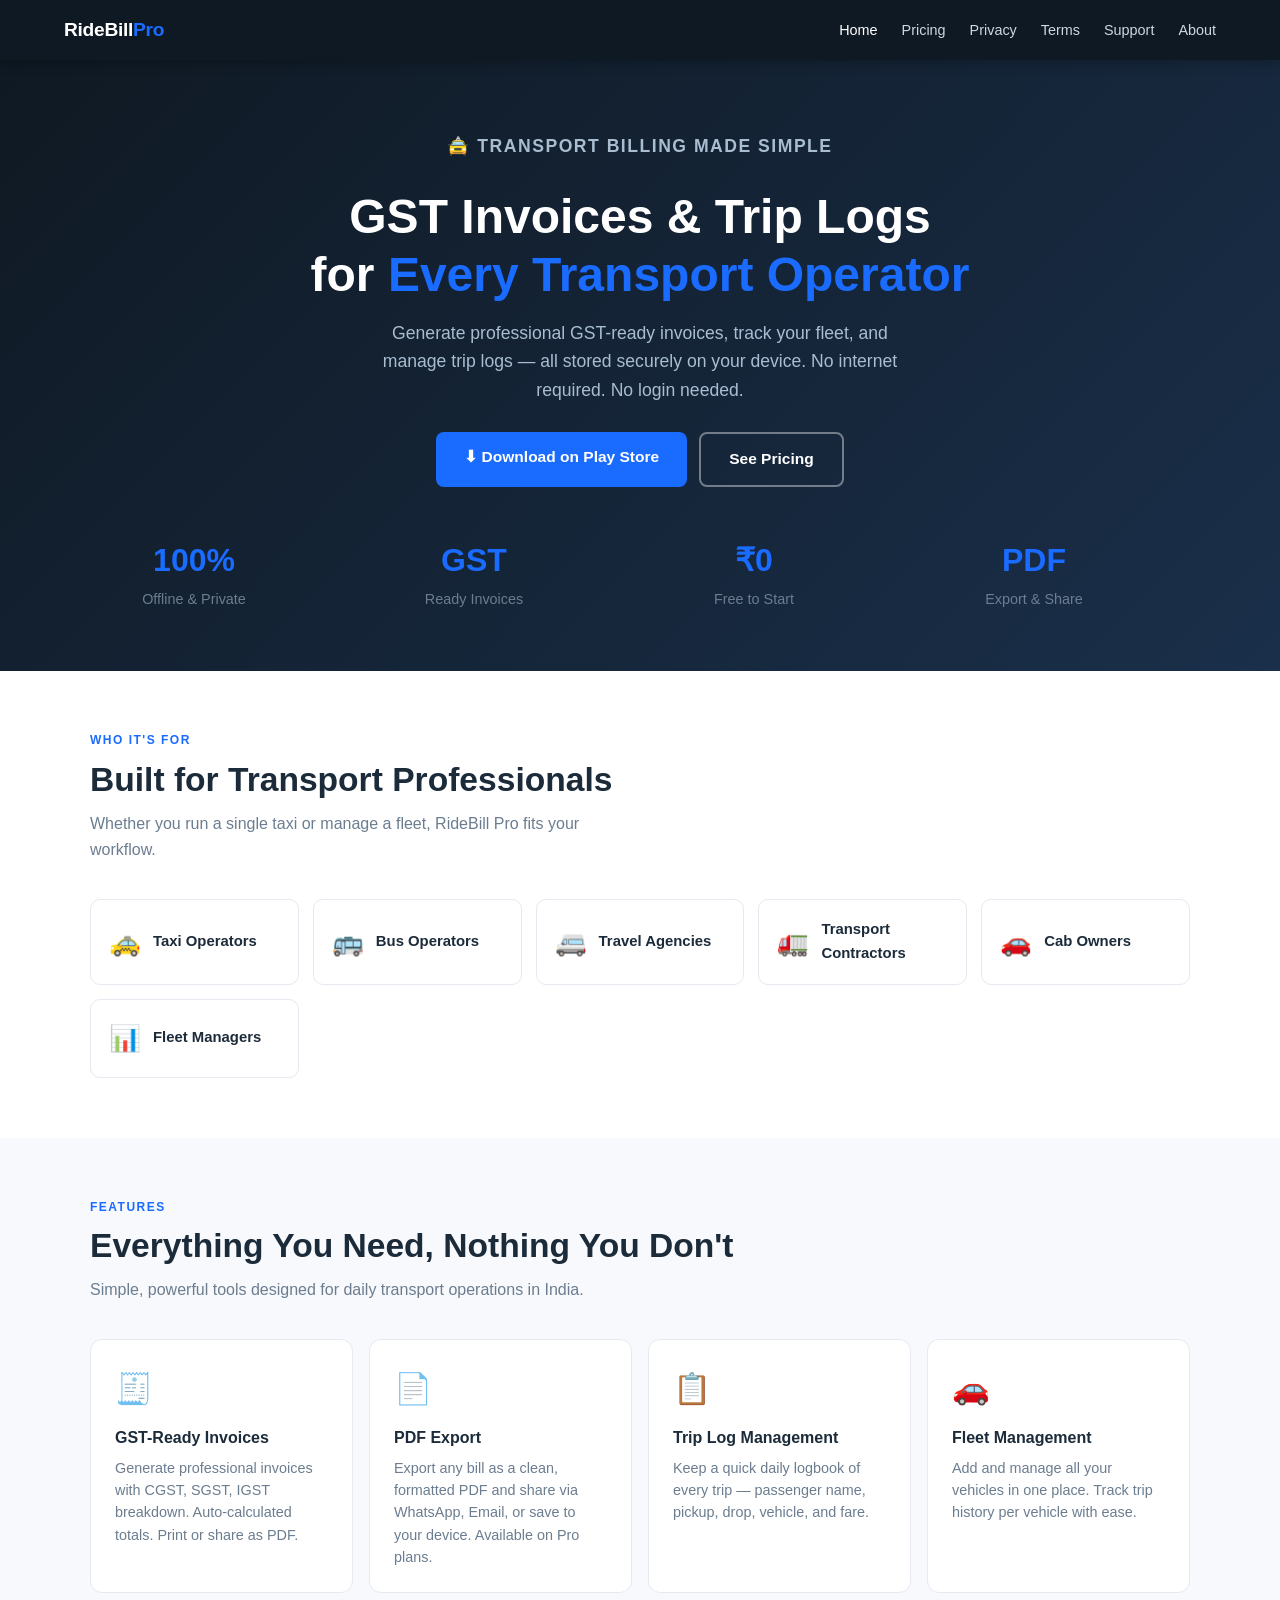
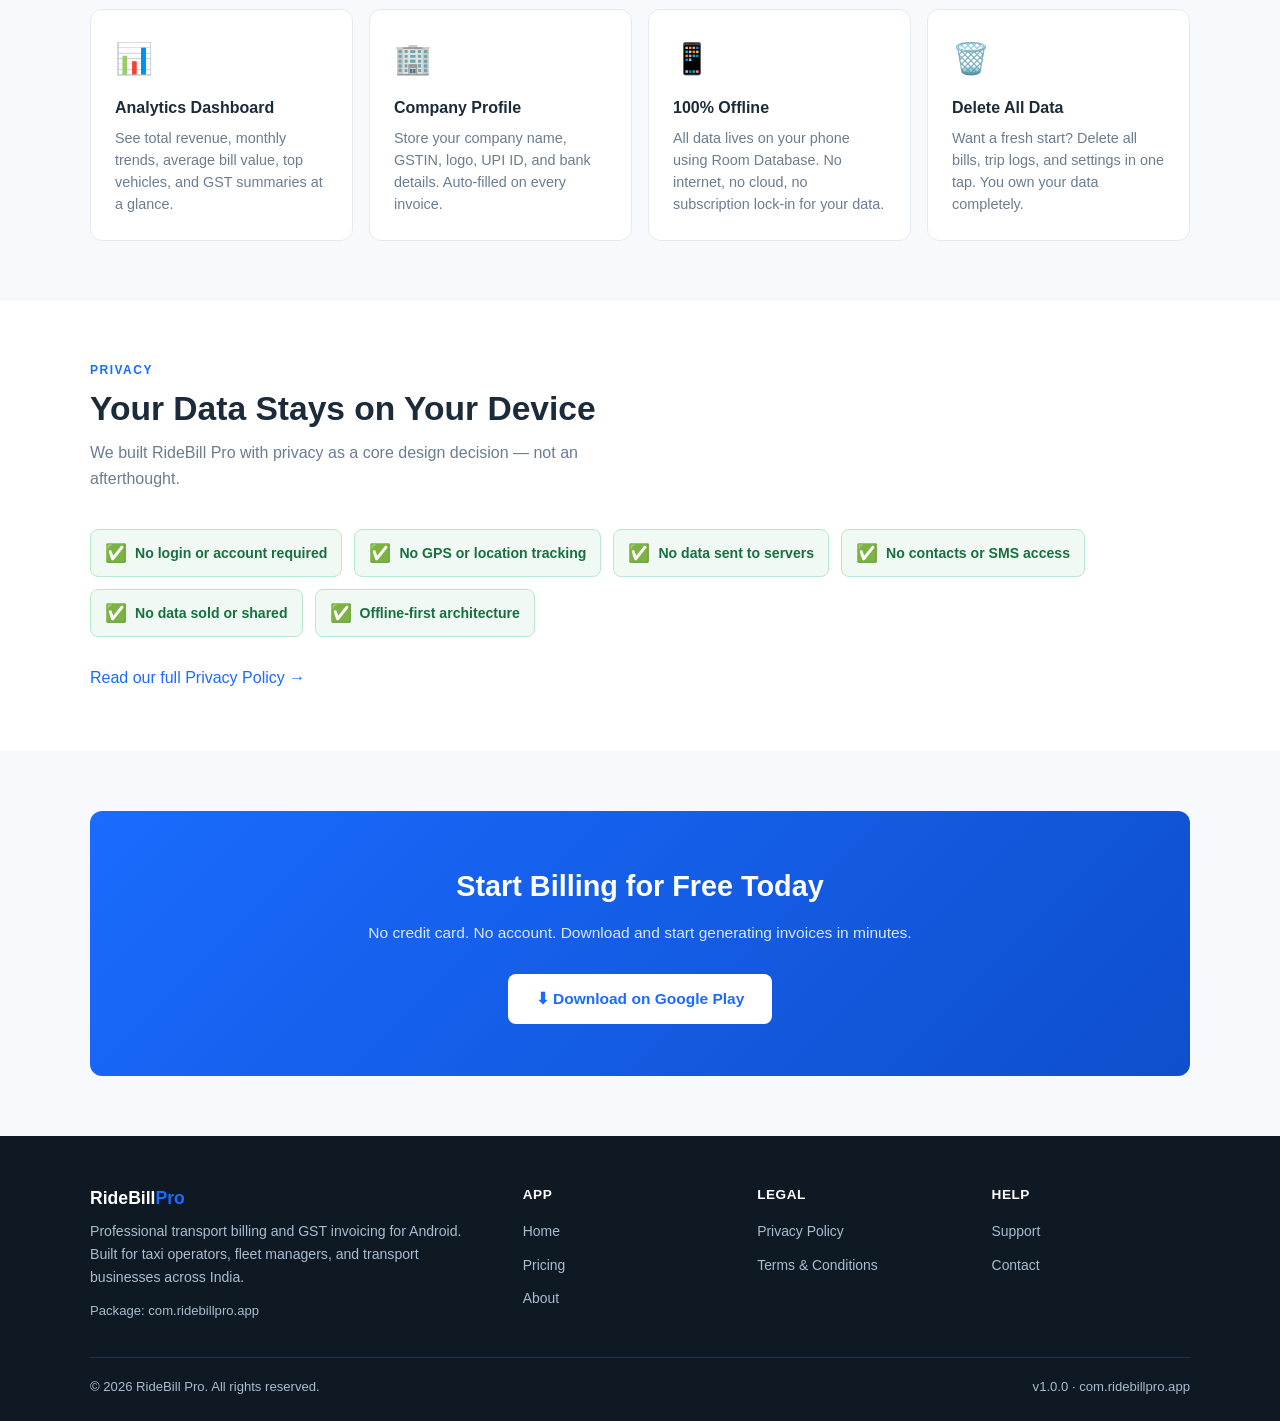
<file: index.html>
<!DOCTYPE html>
<html lang="en">
<head>
  <meta charset="UTF-8" />
  <meta name="theme-color" content="#0f1923" />
  <meta name="viewport" content="width=device-width, initial-scale=1.0" />
  <title>RideBill Pro – Transport Billing & GST Invoice App for Android</title>
  <meta name="description" content="RideBill Pro is an offline Android app for taxi operators, cab owners, bus operators and fleet managers. GST-ready invoices, trip logs, PDF export, multiple vehicle tripbooks — all stored securely on your device." />
  <meta name="keywords" content="transport billing app, GST invoice app, taxi bill app, cab invoice, fleet management android, offline billing app India" />
  <meta name="robots" content="index, follow" />
  <link rel="canonical" href="https://rashmit-cs.github.io/ridebillpro-legal/" />

  <!-- Open Graph -->
  <meta property="og:title" content="RideBill Pro – Transport Billing App" />
  <meta property="og:description" content="GST-ready invoices, trip logs, and fleet management. 100% offline. No login required." />
  <meta property="og:type" content="website" />
  <meta property="og:url" content="https://rashmit-cs.github.io/ridebillpro-legal/" />

  <link rel="stylesheet" href="styles.css" />
  <style>
    .app-badge img { height: 48px; }
    .stats-row { display: grid; grid-template-columns: repeat(auto-fit, minmax(160px, 1fr)); gap: 20px; margin: 48px 0 0; }
    .stat { text-align: center; }
    .stat strong { display: block; font-size: 2rem; font-weight: 800; color: var(--primary); }
    .stat span { font-size: 0.9rem; color: var(--muted); }
    .who-grid { display: grid; grid-template-columns: repeat(auto-fit, minmax(180px, 1fr)); gap: 14px; margin-top: 32px; }
    .who-item { background: var(--card); border-radius: 10px; padding: 18px; border: 1px solid var(--border); display: flex; align-items: center; gap: 12px; font-weight: 600; font-size: 0.93rem; }
    .who-item .icon { font-size: 1.6rem; }
    .cta-section { background: linear-gradient(135deg, var(--primary) 0%, #0e4fcc 100%); color: #fff; border-radius: var(--radius); padding: 52px; text-align: center; }
    .cta-section h2 { font-size: 1.8rem; font-weight: 800; margin-bottom: 12px; }
    .cta-section p { opacity: 0.85; margin-bottom: 28px; }
  </style>

  <script type="application/ld+json">
  {
    "@context": "https://schema.org",
    "@type": "MobileApplication",
    "name": "RideBill Pro",
    "operatingSystem": "ANDROID",
    "applicationCategory": "BusinessApplication",
    "offers": [
      { "@type": "Offer", "price": "0", "priceCurrency": "INR", "name": "Free Plan" },
      { "@type": "Offer", "price": "99", "priceCurrency": "INR", "name": "Pro Plan" }
    ],
    "description": "GST-ready transport billing and invoicing app for Android. 100% offline, no login required.",
    "url": "https://rashmit-cs.github.io/ridebillpro-legal/"
  }
  </script>
</head>
<body>

<nav>
  <a href="index.html" class="nav-logo">RideBill<span>Pro</span></a>
  <button class="hamburger" aria-label="Menu" onclick="document.querySelector('.nav-links').classList.toggle('open')">☰</button>
  <ul class="nav-links">
    <li><a href="index.html" class="active">Home</a></li>
    <li><a href="pricing.html">Pricing</a></li>
    <li><a href="privacy.html">Privacy</a></li>
    <li><a href="terms.html">Terms</a></li>
    <li><a href="support.html">Support</a></li>
    <li><a href="about.html">About</a></li>
  </ul>
</nav>

<div class="hero">
  <p class="section-label">🚖 Transport Billing Made Simple</p>
  <h1>GST Invoices &amp; Trip Logs<br />for <span>Every Transport Operator</span></h1>
  <p>Generate professional GST-ready invoices, track your fleet, and manage trip logs — all stored securely on your device. No internet required. No login needed.</p>
  <div class="hero-btns">
    <a href="#" class="btn btn-primary">⬇ Download on Play Store</a>
    <a href="pricing.html" class="btn btn-outline">See Pricing</a>
  </div>

  <div class="stats-row container" style="padding:0;">
    <div class="stat"><strong>100%</strong><span>Offline & Private</span></div>
    <div class="stat"><strong>GST</strong><span>Ready Invoices</span></div>
    <div class="stat"><strong>₹0</strong><span>Free to Start</span></div>
    <div class="stat"><strong>PDF</strong><span>Export &amp; Share</span></div>
  </div>
</div>

<!-- Who it's for -->
<section style="background:#fff;">
  <div class="container">
    <p class="section-label">Who It's For</p>
    <h2 class="section-title">Built for Transport Professionals</h2>
    <p class="section-sub">Whether you run a single taxi or manage a fleet, RideBill Pro fits your workflow.</p>
    <div class="who-grid">
      <div class="who-item"><span class="icon">🚕</span> Taxi Operators</div>
      <div class="who-item"><span class="icon">🚌</span> Bus Operators</div>
      <div class="who-item"><span class="icon">🚐</span> Travel Agencies</div>
      <div class="who-item"><span class="icon">🚛</span> Transport Contractors</div>
      <div class="who-item"><span class="icon">🚗</span> Cab Owners</div>
      <div class="who-item"><span class="icon">📊</span> Fleet Managers</div>
    </div>
  </div>
</section>

<!-- Features -->
<section>
  <div class="container">
    <p class="section-label">Features</p>
    <h2 class="section-title">Everything You Need, Nothing You Don't</h2>
    <p class="section-sub">Simple, powerful tools designed for daily transport operations in India.</p>
    <div class="features-grid">
      <div class="feature-card">
        <div class="feature-icon">🧾</div>
        <h3>GST-Ready Invoices</h3>
        <p>Generate professional invoices with CGST, SGST, IGST breakdown. Auto-calculated totals. Print or share as PDF.</p>
      </div>
      <div class="feature-card">
        <div class="feature-icon">📄</div>
        <h3>PDF Export</h3>
        <p>Export any bill as a clean, formatted PDF and share via WhatsApp, Email, or save to your device. Available on Pro plans.</p>
      </div>
      <div class="feature-card">
        <div class="feature-icon">📋</div>
        <h3>Trip Log Management</h3>
        <p>Keep a quick daily logbook of every trip — passenger name, pickup, drop, vehicle, and fare.</p>
      </div>
      <div class="feature-card">
        <div class="feature-icon">🚗</div>
        <h3>Fleet Management</h3>
        <p>Add and manage all your vehicles in one place. Track trip history per vehicle with ease.</p>
      </div>
      <div class="feature-card">
        <div class="feature-icon">📊</div>
        <h3>Analytics Dashboard</h3>
        <p>See total revenue, monthly trends, average bill value, top vehicles, and GST summaries at a glance.</p>
      </div>
      <div class="feature-card">
        <div class="feature-icon">🏢</div>
        <h3>Company Profile</h3>
        <p>Store your company name, GSTIN, logo, UPI ID, and bank details. Auto-filled on every invoice.</p>
      </div>
      <div class="feature-card">
        <div class="feature-icon">📱</div>
        <h3>100% Offline</h3>
        <p>All data lives on your phone using Room Database. No internet, no cloud, no subscription lock-in for your data.</p>
      </div>
      <div class="feature-card">
        <div class="feature-icon">🗑️</div>
        <h3>Delete All Data</h3>
        <p>Want a fresh start? Delete all bills, trip logs, and settings in one tap. You own your data completely.</p>
      </div>
    </div>
  </div>
</section>

<!-- Privacy trust section -->
<section style="background:#fff;">
  <div class="container">
    <p class="section-label">Privacy</p>
    <h2 class="section-title">Your Data Stays on Your Device</h2>
    <p class="section-sub">We built RideBill Pro with privacy as a core design decision — not an afterthought.</p>
    <div class="trust-row">
      <div class="trust-badge"><span class="icon">✅</span> No login or account required</div>
      <div class="trust-badge"><span class="icon">✅</span> No GPS or location tracking</div>
      <div class="trust-badge"><span class="icon">✅</span> No data sent to servers</div>
      <div class="trust-badge"><span class="icon">✅</span> No contacts or SMS access</div>
      <div class="trust-badge"><span class="icon">✅</span> No data sold or shared</div>
      <div class="trust-badge"><span class="icon">✅</span> Offline-first architecture</div>
    </div>
    <p style="margin-top:20px;"><a href="privacy.html">Read our full Privacy Policy →</a></p>
  </div>
</section>

<!-- CTA -->
<section>
  <div class="container">
    <div class="cta-section">
      <h2>Start Billing for Free Today</h2>
      <p>No credit card. No account. Download and start generating invoices in minutes.</p>
      <div style="display:flex;justify-content:center;"><a href="#" class="btn" style="background:#fff;color:var(--primary);font-weight:700;min-width:240px;">⬇ Download on Google Play</a></div>
    </div>
  </div>
</section>

<footer>
  <div class="footer-grid">
    <div class="footer-brand">
      <h3>RideBill<span>Pro</span></h3>
      <p>Professional transport billing and GST invoicing for Android. Built for taxi operators, fleet managers, and transport businesses across India.</p>
      <p style="margin-top:12px;font-size:0.82rem;">Package: com.ridebillpro.app</p>
    </div>
    <div class="footer-col">
      <h4>App</h4>
      <ul>
        <li><a href="index.html">Home</a></li>
        <li><a href="pricing.html">Pricing</a></li>
        <li><a href="about.html">About</a></li>
      </ul>
    </div>
    <div class="footer-col">
      <h4>Legal</h4>
      <ul>
        <li><a href="privacy.html">Privacy Policy</a></li>
        <li><a href="terms.html">Terms &amp; Conditions</a></li>
      </ul>
    </div>
    <div class="footer-col">
      <h4>Help</h4>
      <ul>
        <li><a href="support.html">Support</a></li>
        <li><a href="contact.html">Contact</a></li>
      </ul>
    </div>
  </div>
  <div class="footer-bottom">
    <span>© 2026 RideBill Pro. All rights reserved.</span>
    <span>v1.0.0 · com.ridebillpro.app</span>
  </div>
</footer>


<script>
  // Close mobile nav when clicking a link
  document.querySelectorAll('.nav-links a').forEach(function(link) {
    link.addEventListener('click', function() {
      document.querySelector('.nav-links').classList.remove('open');
    });
  });
  // Close nav when clicking outside
  document.addEventListener('click', function(e) {
    var nav = document.querySelector('.nav-links');
    var btn = document.querySelector('.hamburger');
    if (nav && nav.classList.contains('open') && !nav.contains(e.target) && e.target !== btn) {
      nav.classList.remove('open');
    }
  });
</script>

</body>
</html>
</file>
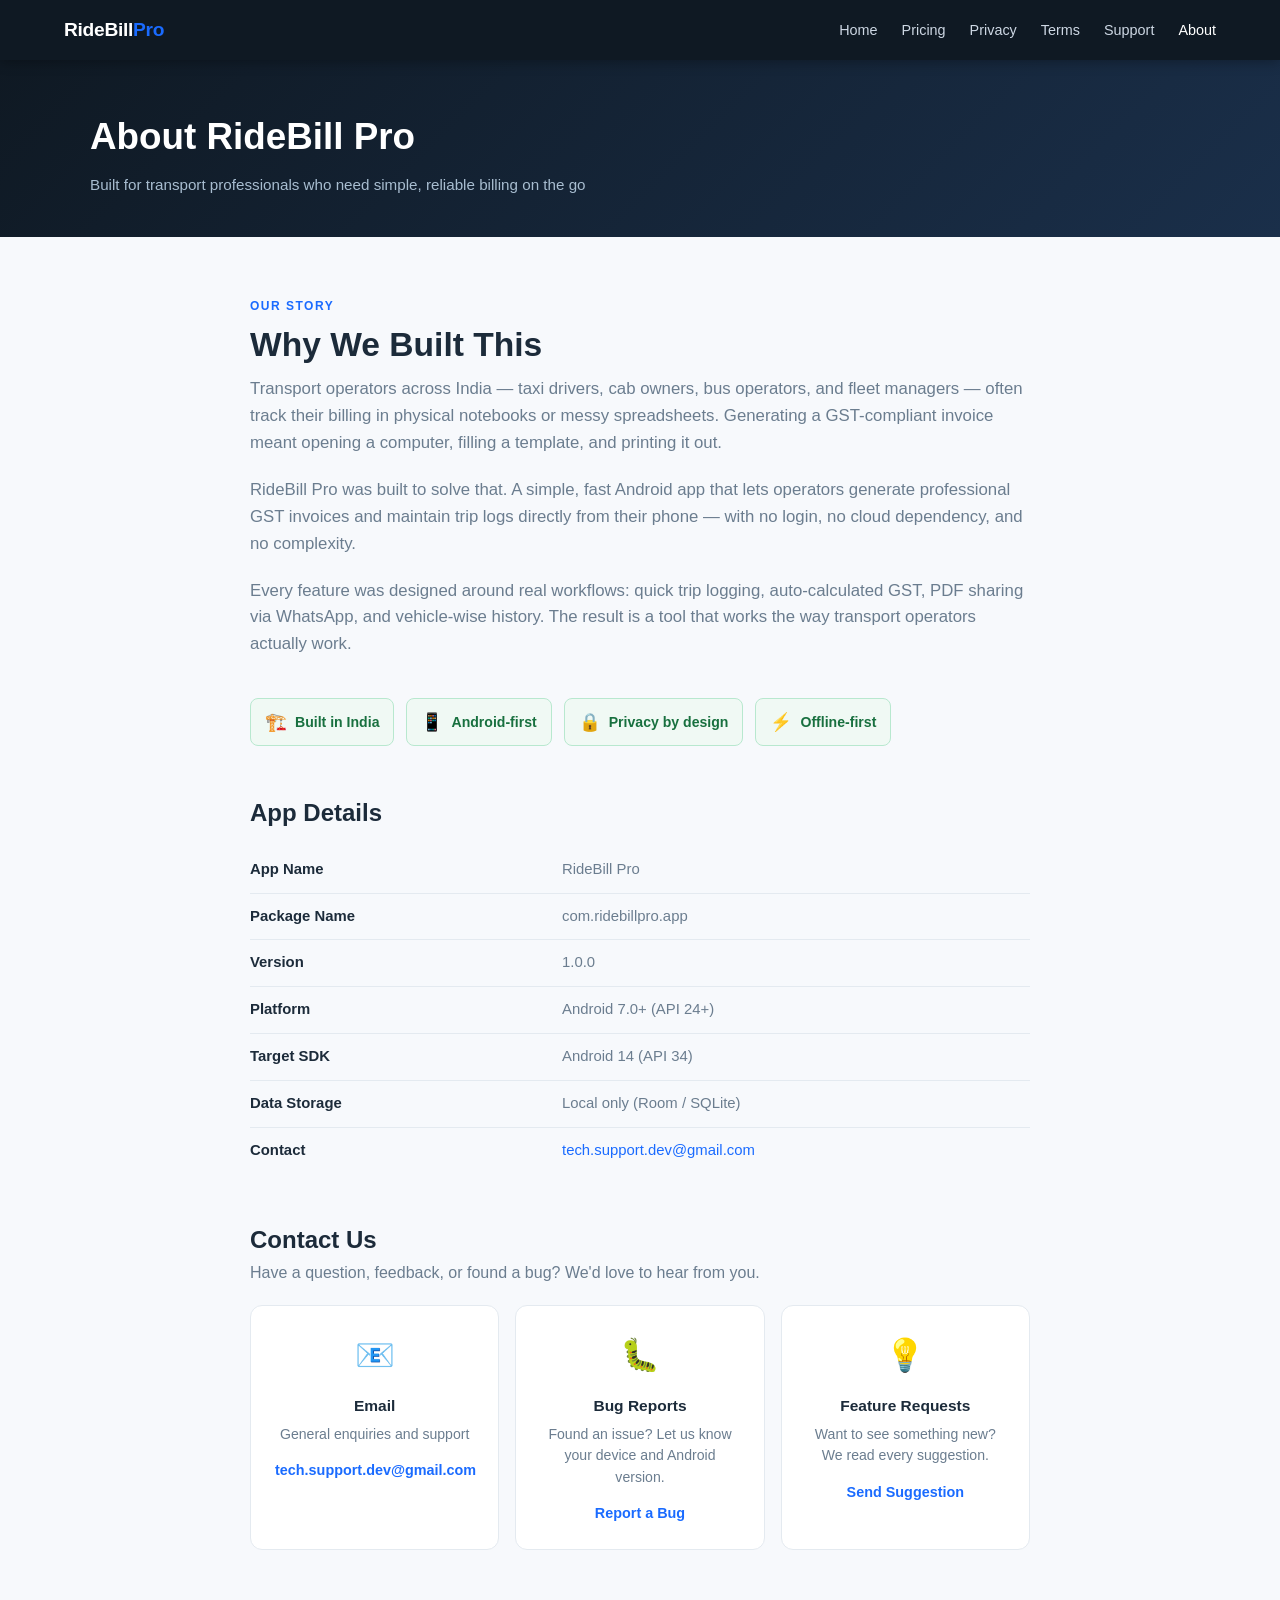
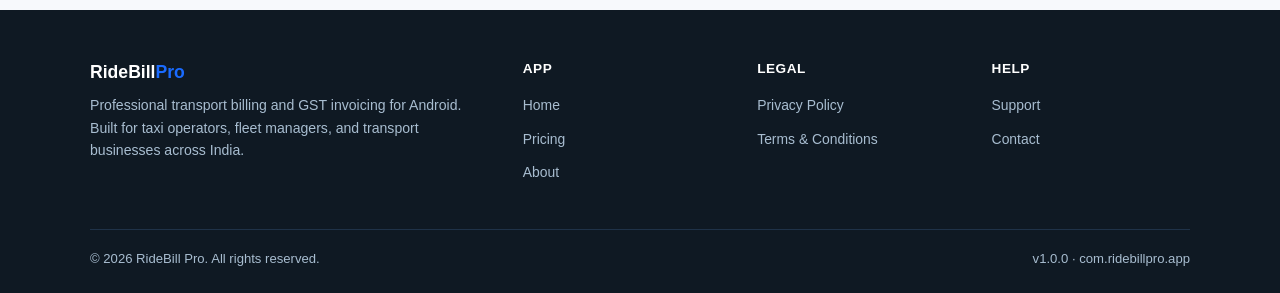
<file: about.html>
<!DOCTYPE html>
<html lang="en">
<head>
  <meta charset="UTF-8" />
  <meta name="theme-color" content="#0f1923" />
  <meta name="viewport" content="width=device-width, initial-scale=1.0" />
  <title>About – RideBill Pro</title>
  <meta name="description" content="About RideBill Pro. A transport billing app built for Indian taxi operators, fleet managers, and transport businesses." />
  <link rel="canonical" href="https://rashmit-cs.github.io/ridebillpro-legal/about.html" />
  <link rel="stylesheet" href="styles.css" />
</head>
<body>

<nav>
  <a href="index.html" class="nav-logo">RideBill<span>Pro</span></a>
  <button class="hamburger" aria-label="Menu" onclick="document.querySelector('.nav-links').classList.toggle('open')">☰</button>
  <ul class="nav-links">
    <li><a href="index.html">Home</a></li>
    <li><a href="pricing.html">Pricing</a></li>
    <li><a href="privacy.html">Privacy</a></li>
    <li><a href="terms.html">Terms</a></li>
    <li><a href="support.html">Support</a></li>
    <li><a href="about.html" class="active">About</a></li>
  </ul>
</nav>

<div class="page-header">
  <div class="container">
    <h1>About RideBill Pro</h1>
    <p>Built for transport professionals who need simple, reliable billing on the go</p>
  </div>
</div>

<section>
  <div class="container" style="max-width:780px;">

    <p class="section-label">Our Story</p>
    <h2 class="section-title">Why We Built This</h2>
    <p style="color:var(--muted);font-size:1.05rem;margin-bottom:20px;">
      Transport operators across India — taxi drivers, cab owners, bus operators, and fleet managers — often track their billing in physical notebooks or messy spreadsheets. Generating a GST-compliant invoice meant opening a computer, filling a template, and printing it out.
    </p>
    <p style="color:var(--muted);font-size:1.05rem;margin-bottom:20px;">
      RideBill Pro was built to solve that. A simple, fast Android app that lets operators generate professional GST invoices and maintain trip logs directly from their phone — with no login, no cloud dependency, and no complexity.
    </p>
    <p style="color:var(--muted);font-size:1.05rem;margin-bottom:40px;">
      Every feature was designed around real workflows: quick trip logging, auto-calculated GST, PDF sharing via WhatsApp, and vehicle-wise history. The result is a tool that works the way transport operators actually work.
    </p>

    <div class="trust-row">
      <div class="trust-badge"><span class="icon">🏗️</span> Built in India</div>
      <div class="trust-badge"><span class="icon">📱</span> Android-first</div>
      <div class="trust-badge"><span class="icon">🔒</span> Privacy by design</div>
      <div class="trust-badge"><span class="icon">⚡</span> Offline-first</div>
    </div>

    <h2 style="margin-top:48px;">App Details</h2>
    <table class="about-table">
      <tr style="border-bottom:1px solid var(--border);">
        <td>App Name</td>
        <td>RideBill Pro</td>
      </tr>
      <tr style="border-bottom:1px solid var(--border);">
        <td>Package Name</td>
        <td>com.ridebillpro.app</td>
      </tr>
      <tr style="border-bottom:1px solid var(--border);">
        <td>Version</td>
        <td>1.0.0</td>
      </tr>
      <tr style="border-bottom:1px solid var(--border);">
        <td>Platform</td>
        <td>Android 7.0+ (API 24+)</td>
      </tr>
      <tr style="border-bottom:1px solid var(--border);">
        <td>Target SDK</td>
        <td>Android 14 (API 34)</td>
      </tr>
      <tr style="border-bottom:1px solid var(--border);">
        <td>Data Storage</td>
        <td>Local only (Room / SQLite)</td>
      </tr>
      <tr>
        <td>Contact</td>
        <td><a href="mailto:tech.support.dev@gmail.com">tech.support.dev@gmail.com</a></td>
      </tr>
    </table>

    <h2 style="margin-top:48px;">Contact Us</h2>
    <p style="color:var(--muted);margin-bottom:20px;">Have a question, feedback, or found a bug? We'd love to hear from you.</p>

    <div class="support-grid" style="grid-template-columns:repeat(auto-fit,minmax(200px,1fr));margin-top:0;">
      <div class="support-card">
        <div class="icon">📧</div>
        <h3>Email</h3>
        <p>General enquiries and support</p>
        <a href="mailto:tech.support.dev@gmail.com" class="link">tech.support.dev@gmail.com</a>
      </div>
      <div class="support-card">
        <div class="icon">🐛</div>
        <h3>Bug Reports</h3>
        <p>Found an issue? Let us know your device and Android version.</p>
        <a href="mailto:tech.support.dev@gmail.com?subject=Bug Report" class="link">Report a Bug</a>
      </div>
      <div class="support-card">
        <div class="icon">💡</div>
        <h3>Feature Requests</h3>
        <p>Want to see something new? We read every suggestion.</p>
        <a href="mailto:tech.support.dev@gmail.com?subject=Feature Request" class="link">Send Suggestion</a>
      </div>
    </div>

  </div>
</section>

<footer>
  <div class="footer-grid">
    <div class="footer-brand">
      <h3>RideBill<span>Pro</span></h3>
      <p>Professional transport billing and GST invoicing for Android. Built for taxi operators, fleet managers, and transport businesses across India.</p>
    </div>
    <div class="footer-col">
      <h4>App</h4>
      <ul>
        <li><a href="index.html">Home</a></li>
        <li><a href="pricing.html">Pricing</a></li>
        <li><a href="about.html">About</a></li>
      </ul>
    </div>
    <div class="footer-col">
      <h4>Legal</h4>
      <ul>
        <li><a href="privacy.html">Privacy Policy</a></li>
        <li><a href="terms.html">Terms &amp; Conditions</a></li>
      </ul>
    </div>
    <div class="footer-col">
      <h4>Help</h4>
      <ul>
        <li><a href="support.html">Support</a></li>
        <li><a href="contact.html">Contact</a></li>
      </ul>
    </div>
  </div>
  <div class="footer-bottom">
    <span>© 2026 RideBill Pro. All rights reserved.</span>
    <span>v1.0.0 · com.ridebillpro.app</span>
  </div>
</footer>


<script>
  // Close mobile nav when clicking a link
  document.querySelectorAll('.nav-links a').forEach(function(link) {
    link.addEventListener('click', function() {
      document.querySelector('.nav-links').classList.remove('open');
    });
  });
  // Close nav when clicking outside
  document.addEventListener('click', function(e) {
    var nav = document.querySelector('.nav-links');
    var btn = document.querySelector('.hamburger');
    if (nav && nav.classList.contains('open') && !nav.contains(e.target) && e.target !== btn) {
      nav.classList.remove('open');
    }
  });
</script>

</body>
</html>
</file>
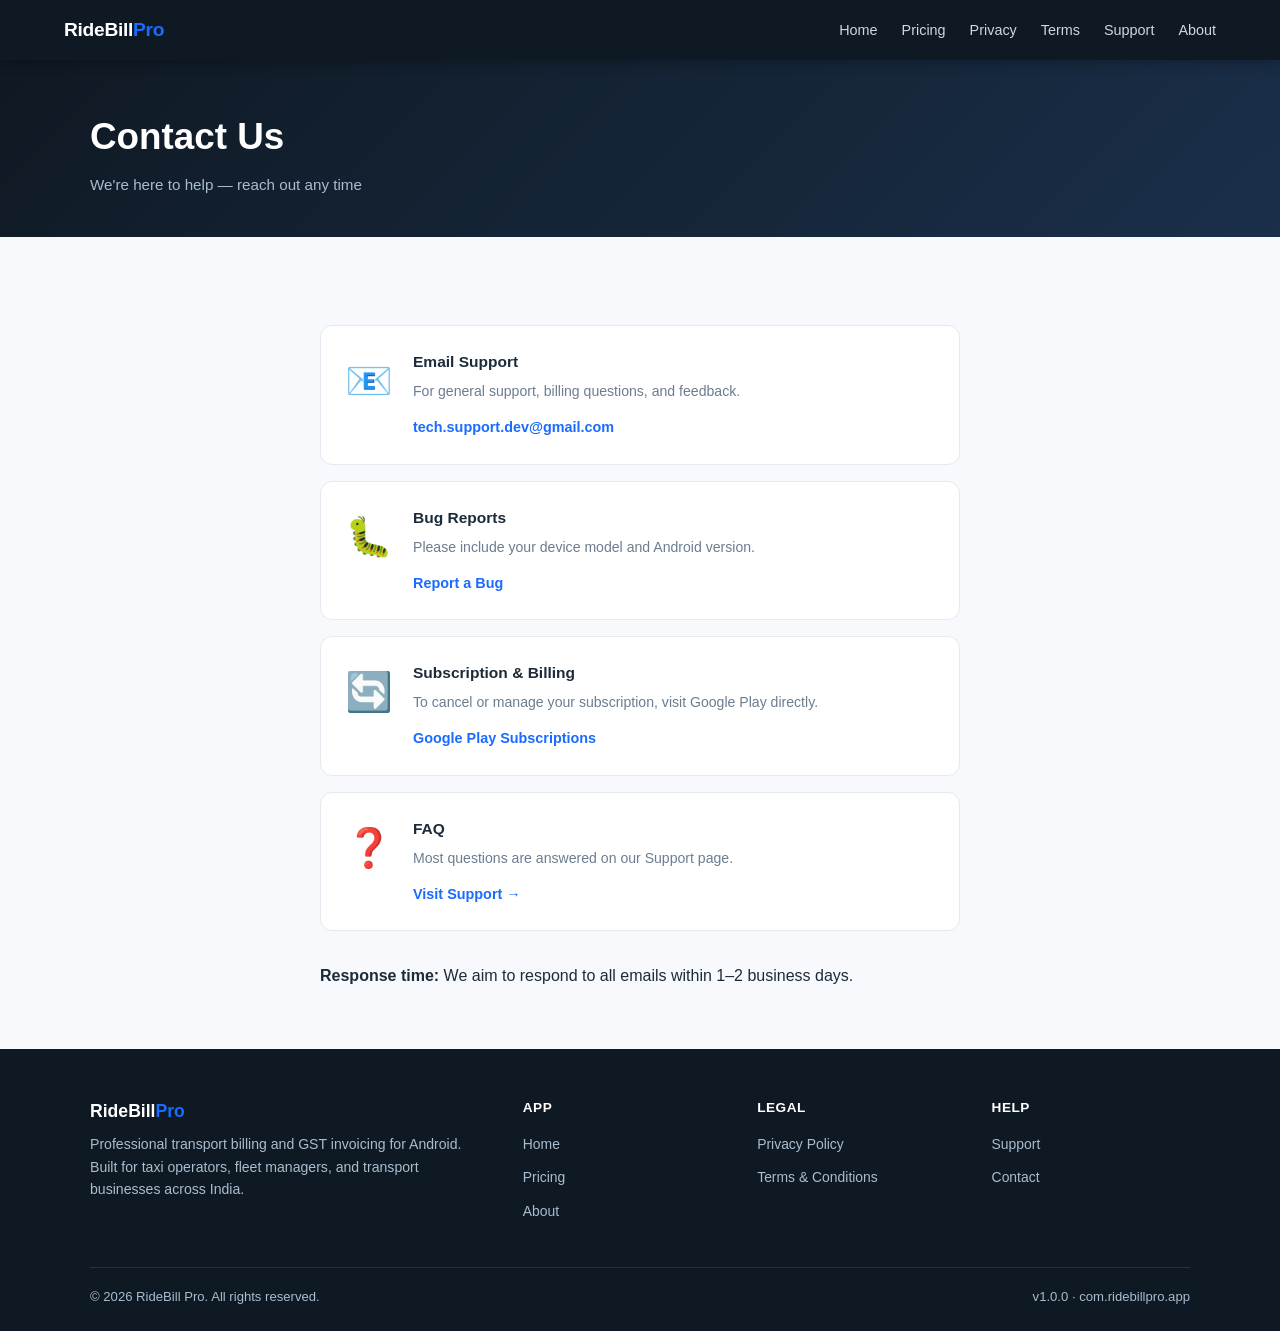
<file: contact.html>
<!DOCTYPE html>
<html lang="en">
<head>
  <meta charset="UTF-8" />
  <meta name="theme-color" content="#0f1923" />
  <meta name="viewport" content="width=device-width, initial-scale=1.0" />
  <title>Contact – RideBill Pro</title>
  <meta name="description" content="Contact RideBill Pro support team." />
  <link rel="canonical" href="https://rashmit-cs.github.io/ridebillpro-legal/contact.html" />
  <link rel="stylesheet" href="styles.css" />
</head>
<body>

<nav>
  <a href="index.html" class="nav-logo">RideBill<span>Pro</span></a>
  <button class="hamburger" aria-label="Menu" onclick="document.querySelector('.nav-links').classList.toggle('open')">☰</button>
  <ul class="nav-links">
    <li><a href="index.html">Home</a></li>
    <li><a href="pricing.html">Pricing</a></li>
    <li><a href="privacy.html">Privacy</a></li>
    <li><a href="terms.html">Terms</a></li>
    <li><a href="support.html">Support</a></li>
    <li><a href="about.html">About</a></li>
  </ul>
</nav>

<div class="page-header">
  <div class="container">
    <h1>Contact Us</h1>
    <p>We're here to help — reach out any time</p>
  </div>
</div>

<section>
  <div class="container" style="max-width:640px;">
    <div class="support-grid" style="grid-template-columns:1fr;gap:16px;">
      <div class="support-card" style="display:flex;align-items:flex-start;gap:20px;text-align:left;">
        <div class="icon" style="font-size:2.4rem;">📧</div>
        <div>
          <h3>Email Support</h3>
          <p>For general support, billing questions, and feedback.</p>
          <a href="mailto:tech.support.dev@gmail.com" class="link">tech.support.dev@gmail.com</a>
        </div>
      </div>
      <div class="support-card" style="display:flex;align-items:flex-start;gap:20px;text-align:left;">
        <div class="icon" style="font-size:2.4rem;">🐛</div>
        <div>
          <h3>Bug Reports</h3>
          <p>Please include your device model and Android version.</p>
          <a href="mailto:tech.support.dev@gmail.com?subject=Bug Report - RideBill Pro" class="link">Report a Bug</a>
        </div>
      </div>
      <div class="support-card" style="display:flex;align-items:flex-start;gap:20px;text-align:left;">
        <div class="icon" style="font-size:2.4rem;">🔄</div>
        <div>
          <h3>Subscription & Billing</h3>
          <p>To cancel or manage your subscription, visit Google Play directly.</p>
          <a href="https://play.google.com/store/account/subscriptions" target="_blank" rel="noopener" class="link">Google Play Subscriptions</a>
        </div>
      </div>
      <div class="support-card" style="display:flex;align-items:flex-start;gap:20px;text-align:left;">
        <div class="icon" style="font-size:2.4rem;">❓</div>
        <div>
          <h3>FAQ</h3>
          <p>Most questions are answered on our Support page.</p>
          <a href="support.html" class="link">Visit Support →</a>
        </div>
      </div>
    </div>

    <div class="highlight-box" style="margin-top:32px;">
      <strong>Response time:</strong> We aim to respond to all emails within 1–2 business days.
    </div>
  </div>
</section>

<footer>
  <div class="footer-grid">
    <div class="footer-brand">
      <h3>RideBill<span>Pro</span></h3>
      <p>Professional transport billing and GST invoicing for Android. Built for taxi operators, fleet managers, and transport businesses across India.</p>
    </div>
    <div class="footer-col">
      <h4>App</h4>
      <ul>
        <li><a href="index.html">Home</a></li>
        <li><a href="pricing.html">Pricing</a></li>
        <li><a href="about.html">About</a></li>
      </ul>
    </div>
    <div class="footer-col">
      <h4>Legal</h4>
      <ul>
        <li><a href="privacy.html">Privacy Policy</a></li>
        <li><a href="terms.html">Terms &amp; Conditions</a></li>
      </ul>
    </div>
    <div class="footer-col">
      <h4>Help</h4>
      <ul>
        <li><a href="support.html">Support</a></li>
        <li><a href="contact.html">Contact</a></li>
      </ul>
    </div>
  </div>
  <div class="footer-bottom">
    <span>© 2026 RideBill Pro. All rights reserved.</span>
    <span>v1.0.0 · com.ridebillpro.app</span>
  </div>
</footer>


<script>
  // Close mobile nav when clicking a link
  document.querySelectorAll('.nav-links a').forEach(function(link) {
    link.addEventListener('click', function() {
      document.querySelector('.nav-links').classList.remove('open');
    });
  });
  // Close nav when clicking outside
  document.addEventListener('click', function(e) {
    var nav = document.querySelector('.nav-links');
    var btn = document.querySelector('.hamburger');
    if (nav && nav.classList.contains('open') && !nav.contains(e.target) && e.target !== btn) {
      nav.classList.remove('open');
    }
  });
</script>

</body>
</html>
</file>
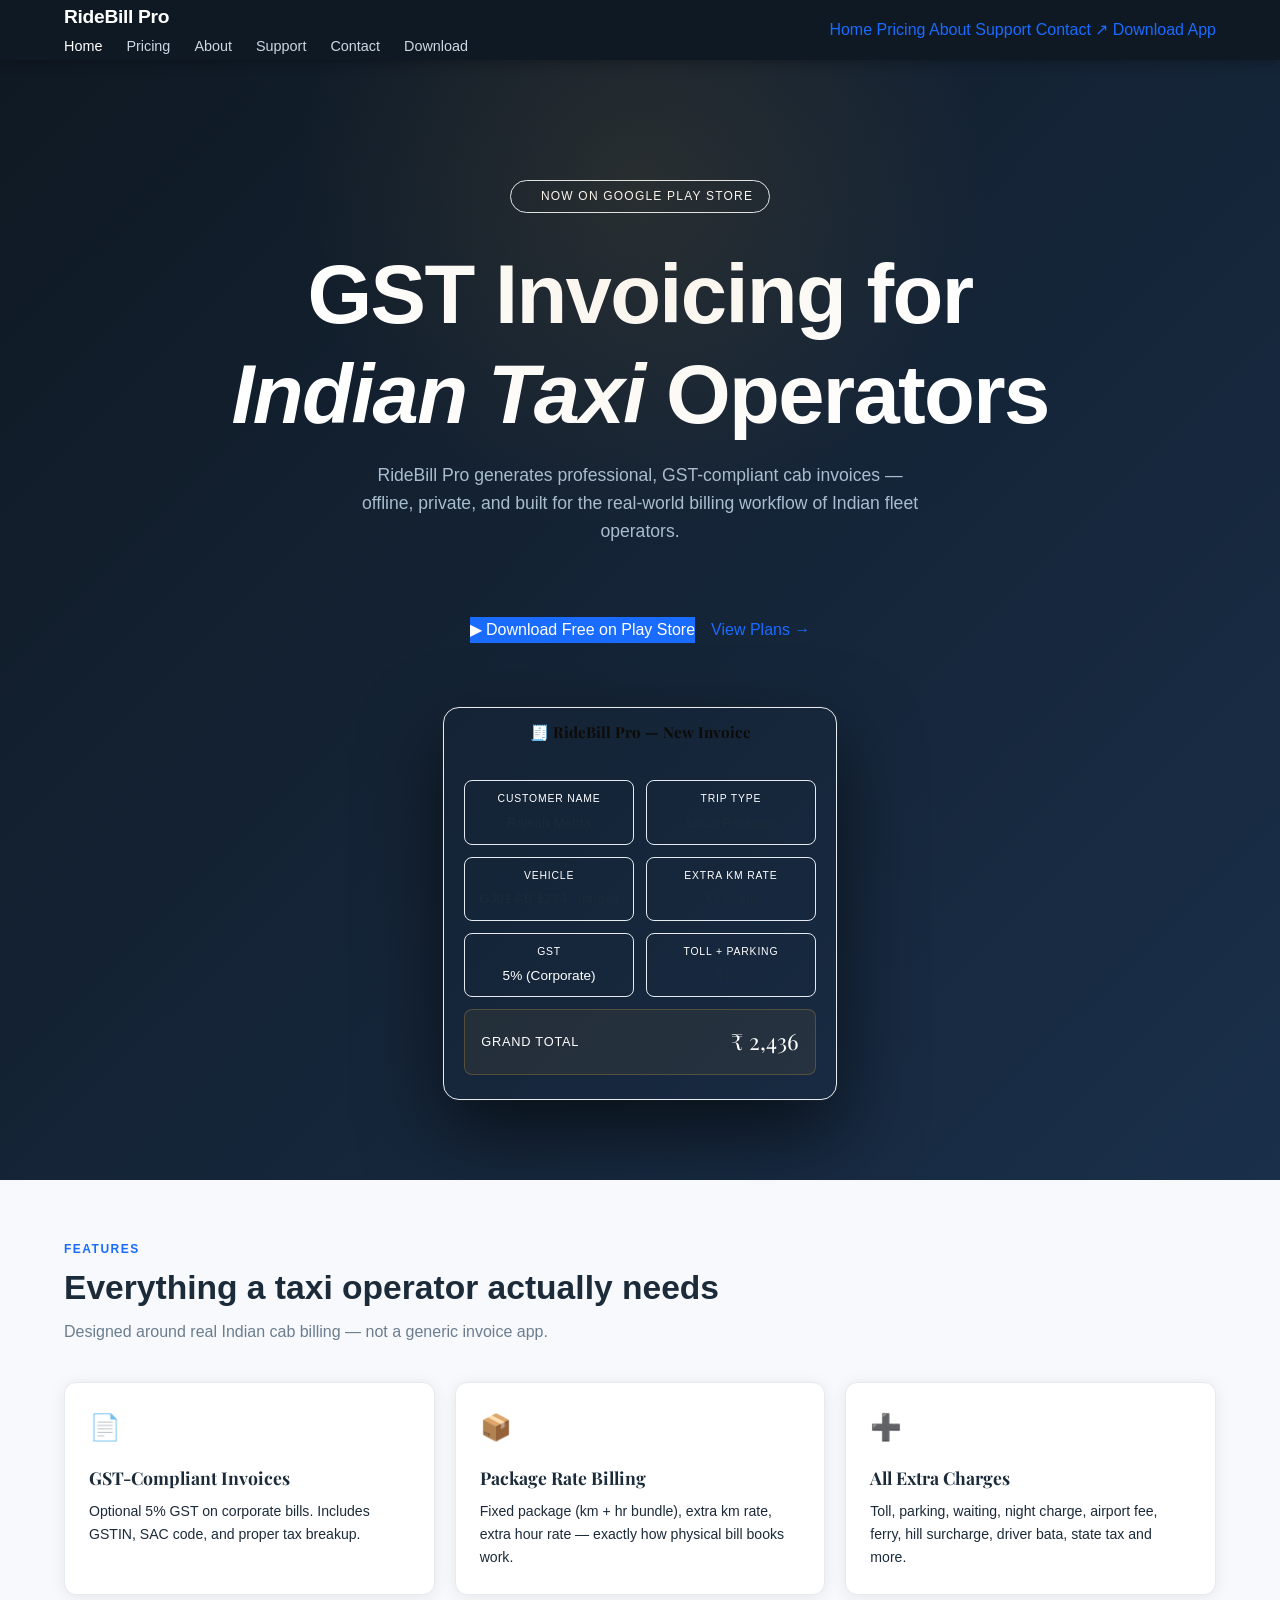
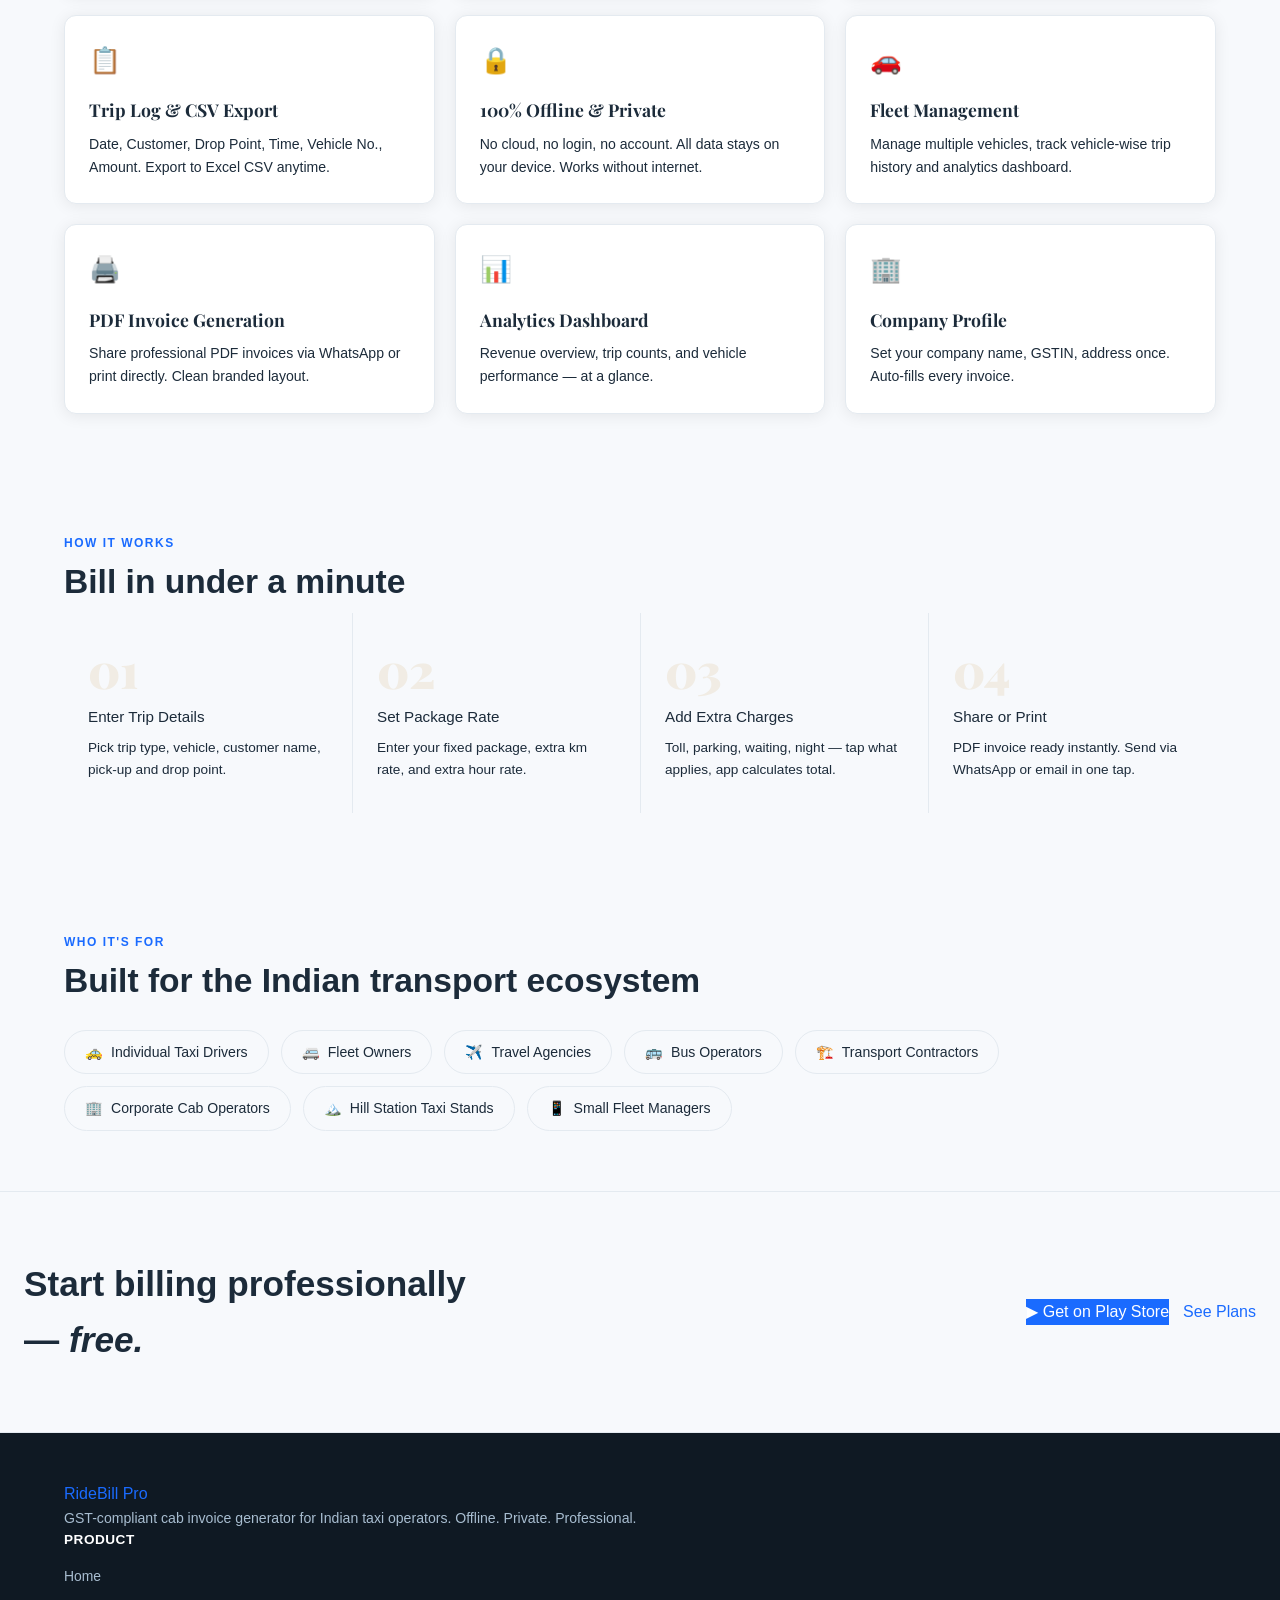
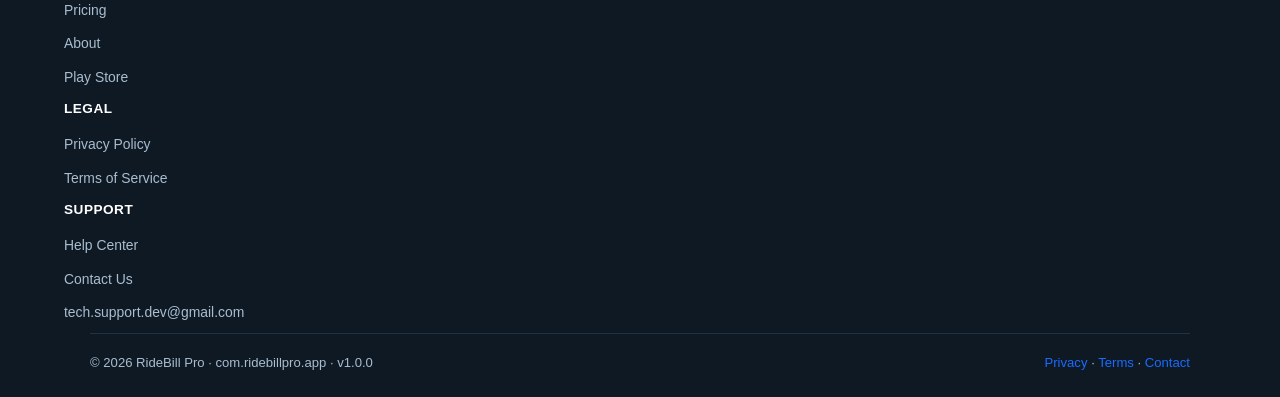
<file: index (1).html>
<!DOCTYPE html>
<html lang="en">
<head>
  <meta charset="UTF-8" />
  <meta name="viewport" content="width=device-width, initial-scale=1.0" />
  <title>RideBill Pro – GST Invoice Generator for Indian Taxi Operators</title>
  <meta name="description" content="RideBill Pro is a GST-compliant cab invoice generator for Indian taxi operators, fleet owners, travel agencies and transport contractors. Offline. Private. Professional." />
  <meta name="keywords" content="GST invoice app, taxi billing app, cab invoice generator, transport billing India, fleet management app, RideBill Pro" />
  <meta name="author" content="RideBill Pro" />
  <!-- Open Graph -->
  <meta property="og:title" content="RideBill Pro – GST Invoice Generator" />
  <meta property="og:description" content="Professional GST cab billing for Indian taxi operators. Offline, private, no login required." />
  <meta property="og:type" content="website" />
  <meta property="og:url" content="https://rashmit-cs.github.io/ridebillpro-legal/" />
  <!-- Canonical -->
  <link rel="canonical" href="https://rashmit-cs.github.io/ridebillpro-legal/" />
  <!-- Fonts -->
  <link rel="preconnect" href="https://fonts.googleapis.com" />
  <link href="https://fonts.googleapis.com/css2?family=Playfair+Display:wght@700;900&family=DM+Sans:wght@300;400;500&display=swap" rel="stylesheet" />
  <link rel="stylesheet" href="styles.css" />
  <!-- Structured Data -->
  <script type="application/ld+json">
  {
    "@context": "https://schema.org",
    "@type": "MobileApplication",
    "name": "RideBill Pro",
    "operatingSystem": "Android",
    "applicationCategory": "BusinessApplication",
    "description": "GST-compliant cab invoice generator for Indian taxi operators",
    "offers": [
      { "@type": "Offer", "price": "0", "priceCurrency": "INR", "name": "Free Plan" },
      { "@type": "Offer", "price": "99", "priceCurrency": "INR", "name": "Pro Plan" }
    ]
  }
  </script>
  <style>
    /* ── HERO ── */
    .hero {
      min-height: 100vh;
      display: flex;
      flex-direction: column;
      align-items: center;
      justify-content: center;
      text-align: center;
      padding: 120px 24px 80px;
      position: relative;
      overflow: hidden;
      z-index: 1;
    }
    .hero::after {
      content: '';
      position: absolute;
      top: -20%; left: 50%;
      transform: translateX(-50%);
      width: 700px; height: 700px;
      background: radial-gradient(ellipse, rgba(200,151,58,0.12) 0%, transparent 70%);
      pointer-events: none;
    }
    .hero-badge {
      display: inline-flex;
      align-items: center;
      gap: 8px;
      border: 1px solid var(--border);
      background: var(--surface);
      color: var(--gold);
      font-size: 0.75rem;
      font-weight: 500;
      letter-spacing: 0.1em;
      text-transform: uppercase;
      padding: 6px 16px;
      border-radius: 999px;
      margin-bottom: 32px;
      animation: fadeUp 0.6s ease both;
    }
    .hero-badge::before {
      content: '';
      width: 6px; height: 6px;
      background: var(--gold);
      border-radius: 50%;
      animation: pulse 2s infinite;
    }
    .hero h1 {
      font-size: clamp(2.8rem, 7vw, 5.2rem);
      font-weight: 900;
      letter-spacing: -0.02em;
      max-width: 820px;
      animation: fadeUp 0.6s 0.1s ease both;
    }
    .hero h1 em { font-style: italic; color: var(--gold); }
    .hero-sub {
      margin-top: 24px;
      font-size: clamp(1rem, 2vw, 1.15rem);
      color: var(--text-dim);
      max-width: 540px;
      animation: fadeUp 0.6s 0.2s ease both;
    }
    .hero-cta {
      margin-top: 44px;
      display: flex;
      gap: 16px;
      flex-wrap: wrap;
      justify-content: center;
      animation: fadeUp 0.6s 0.3s ease both;
    }
    /* mockup */
    .mockup-strip { margin-top: 64px; padding: 0 24px; animation: fadeUp 0.7s 0.4s ease both; }
    .mockup-card {
      max-width: 720px; margin: 0 auto;
      background: var(--surface);
      border: 1px solid var(--border);
      border-radius: 16px;
      overflow: hidden;
      box-shadow: 0 32px 80px rgba(0,0,0,0.6), 0 0 0 1px rgba(200,151,58,0.06);
    }
    .mockup-topbar { background: var(--gold); padding: 12px 20px; }
    .mockup-topbar-title { font-family: 'Playfair Display', serif; font-size: 0.95rem; font-weight: 700; color: #0D0B07; }
    .mockup-body { padding: 24px 20px; display: grid; grid-template-columns: 1fr 1fr; gap: 12px; }
    .mockup-field { background: var(--surface2); border: 1px solid var(--border); border-radius: 8px; padding: 10px 14px; }
    .mockup-field-label { font-size: 0.65rem; color: var(--text-muted); text-transform: uppercase; letter-spacing: 0.08em; margin-bottom: 4px; }
    .mockup-field-val { font-size: 0.85rem; color: var(--text); }
    .mockup-field-val.gold { color: var(--gold); font-weight: 500; }
    .mockup-total {
      grid-column: 1/-1;
      background: rgba(200,151,58,0.08);
      border: 1px solid rgba(200,151,58,0.3);
      border-radius: 8px; padding: 14px 16px;
      display: flex; justify-content: space-between; align-items: center;
    }
    .mockup-total-label { font-size: 0.8rem; color: var(--text-dim); text-transform: uppercase; letter-spacing: 0.06em; }
    .mockup-total-val { font-family: 'Playfair Display', serif; font-size: 1.4rem; color: var(--gold); }

    /* features */
    #features { background: var(--bg2); }
    .features-grid { display: grid; grid-template-columns: repeat(auto-fit, minmax(280px, 1fr)); gap: 20px; }
    .feat-icon { font-size: 1.6rem; margin-bottom: 16px; }
    .feat-title { font-family: 'Playfair Display', serif; font-size: 1.1rem; font-weight: 700; margin-bottom: 8px; }
    .feat-desc { font-size: 0.88rem; color: var(--text-dim); line-height: 1.65; }

    /* steps */
    #how { background: var(--bg); }
    .steps { display: grid; grid-template-columns: repeat(auto-fit, minmax(200px, 1fr)); }
    .step { padding: 32px 24px; border-left: 1px solid var(--border); }
    .step:first-child { border-left: none; }
    .step-num { font-family: 'Playfair Display', serif; font-size: 3rem; font-weight: 900; color: rgba(200,151,58,0.12); line-height: 1; margin-bottom: 12px; }
    .step-title { font-weight: 500; font-size: 0.95rem; margin-bottom: 8px; }
    .step-desc { font-size: 0.85rem; color: var(--text-dim); }

    /* who */
    #who { background: var(--bg2); }
    .who-grid { display: flex; flex-wrap: wrap; gap: 12px; }
    .who-tag { background: var(--surface); border: 1px solid var(--border); border-radius: 999px; padding: 10px 20px; font-size: 0.88rem; color: var(--text-dim); display: flex; align-items: center; gap: 8px; }
    .who-tag span { color: var(--gold); }

    /* cta band */
    .cta-band { background: var(--surface); border-top: 1px solid var(--border); border-bottom: 1px solid var(--border); }
    .cta-band-inner { max-width: var(--max-w); margin: 0 auto; padding: 64px 24px; display: flex; align-items: center; justify-content: space-between; gap: 32px; flex-wrap: wrap; }
    .cta-band h2 { font-size: clamp(1.6rem, 3vw, 2.2rem); max-width: 480px; }
    .cta-band-btns { display: flex; gap: 14px; flex-wrap: wrap; }

    @media (max-width: 768px) {
      .mockup-body { grid-template-columns: 1fr; }
      .steps { grid-template-columns: 1fr; }
      .step { border-left: none; border-top: 1px solid var(--border); }
      .step:first-child { border-top: none; }
      .hero-cta { flex-direction: column; align-items: center; }
      .cta-band-inner { flex-direction: column; }
    }
  </style>
</head>
<body>

<!-- ── NAV ── -->
<nav>
  <div class="nav-inner">
    <a class="nav-logo" href="index.html">RideBill Pro</a>
    <ul class="nav-links">
      <li><a href="index.html" class="active">Home</a></li>
      <li><a href="pricing.html">Pricing</a></li>
      <li><a href="about.html">About</a></li>
      <li><a href="support.html">Support</a></li>
      <li><a href="contact.html">Contact</a></li>
      <li><a href="https://play.google.com/store/apps/details?id=com.ridebillpro.app" target="_blank" rel="noopener" class="nav-cta">Download</a></li>
    </ul>
    <button class="hamburger" id="hamburger" aria-label="Toggle menu" aria-expanded="false">
      <span></span><span></span><span></span>
    </button>
  </div>
  <div class="nav-drawer" id="navDrawer">
    <a href="index.html" class="drawer-link">Home</a>
    <a href="pricing.html" class="drawer-link">Pricing</a>
    <a href="about.html" class="drawer-link">About</a>
    <a href="support.html" class="drawer-link">Support</a>
    <a href="contact.html" class="drawer-link">Contact</a>
    <a href="https://play.google.com/store/apps/details?id=com.ridebillpro.app" target="_blank" rel="noopener" class="drawer-link">↗ Download App</a>
  </div>
</nav>

<!-- ── HERO ── -->
<section class="hero">
  <div class="hero-badge">Now on Google Play Store</div>
  <h1>GST Invoicing for <em>Indian Taxi</em> Operators</h1>
  <p class="hero-sub">RideBill Pro generates professional, GST-compliant cab invoices — offline, private, and built for the real-world billing workflow of Indian fleet operators.</p>
  <div class="hero-cta">
    <a class="btn-primary" href="https://play.google.com/store/apps/details?id=com.ridebillpro.app" target="_blank" rel="noopener">▶ Download Free on Play Store</a>
    <a class="btn-secondary" href="pricing.html">View Plans →</a>
  </div>
  <div class="mockup-strip">
    <div class="mockup-card">
      <div class="mockup-topbar"><div class="mockup-topbar-title">🧾 RideBill Pro — New Invoice</div></div>
      <div class="mockup-body">
        <div class="mockup-field"><div class="mockup-field-label">Customer Name</div><div class="mockup-field-val">Rajesh Mehta</div></div>
        <div class="mockup-field"><div class="mockup-field-label">Trip Type</div><div class="mockup-field-val">Local Package</div></div>
        <div class="mockup-field"><div class="mockup-field-label">Vehicle</div><div class="mockup-field-val">GJ01 AB 1234 · Innova</div></div>
        <div class="mockup-field"><div class="mockup-field-label">Extra KM Rate</div><div class="mockup-field-val">₹12 / km</div></div>
        <div class="mockup-field"><div class="mockup-field-label">GST</div><div class="mockup-field-val gold">5% (Corporate)</div></div>
        <div class="mockup-field"><div class="mockup-field-label">Toll + Parking</div><div class="mockup-field-val">₹180</div></div>
        <div class="mockup-total">
          <div class="mockup-total-label">Grand Total</div>
          <div class="mockup-total-val">₹ 2,436</div>
        </div>
      </div>
    </div>
  </div>
</section>

<!-- ── FEATURES ── -->
<section id="features">
  <div class="section-inner">
    <div class="section-label">Features</div>
    <h2 class="section-title">Everything a taxi operator actually needs</h2>
    <p class="section-sub">Designed around real Indian cab billing — not a generic invoice app.</p>
    <div class="features-grid">
      <div class="card"><div class="feat-icon">📄</div><div class="feat-title">GST-Compliant Invoices</div><div class="feat-desc">Optional 5% GST on corporate bills. Includes GSTIN, SAC code, and proper tax breakup.</div></div>
      <div class="card"><div class="feat-icon">📦</div><div class="feat-title">Package Rate Billing</div><div class="feat-desc">Fixed package (km + hr bundle), extra km rate, extra hour rate — exactly how physical bill books work.</div></div>
      <div class="card"><div class="feat-icon">➕</div><div class="feat-title">All Extra Charges</div><div class="feat-desc">Toll, parking, waiting, night charge, airport fee, ferry, hill surcharge, driver bata, state tax and more.</div></div>
      <div class="card"><div class="feat-icon">📋</div><div class="feat-title">Trip Log & CSV Export</div><div class="feat-desc">Date, Customer, Drop Point, Time, Vehicle No., Amount. Export to Excel CSV anytime.</div></div>
      <div class="card"><div class="feat-icon">🔒</div><div class="feat-title">100% Offline & Private</div><div class="feat-desc">No cloud, no login, no account. All data stays on your device. Works without internet.</div></div>
      <div class="card"><div class="feat-icon">🚗</div><div class="feat-title">Fleet Management</div><div class="feat-desc">Manage multiple vehicles, track vehicle-wise trip history and analytics dashboard.</div></div>
      <div class="card"><div class="feat-icon">🖨️</div><div class="feat-title">PDF Invoice Generation</div><div class="feat-desc">Share professional PDF invoices via WhatsApp or print directly. Clean branded layout.</div></div>
      <div class="card"><div class="feat-icon">📊</div><div class="feat-title">Analytics Dashboard</div><div class="feat-desc">Revenue overview, trip counts, and vehicle performance — at a glance.</div></div>
      <div class="card"><div class="feat-icon">🏢</div><div class="feat-title">Company Profile</div><div class="feat-desc">Set your company name, GSTIN, address once. Auto-fills every invoice.</div></div>
    </div>
  </div>
</section>

<!-- ── HOW IT WORKS ── -->
<section id="how">
  <div class="section-inner">
    <div class="section-label">How It Works</div>
    <h2 class="section-title">Bill in under a minute</h2>
    <div class="steps">
      <div class="step"><div class="step-num">01</div><div class="step-title">Enter Trip Details</div><div class="step-desc">Pick trip type, vehicle, customer name, pick-up and drop point.</div></div>
      <div class="step"><div class="step-num">02</div><div class="step-title">Set Package Rate</div><div class="step-desc">Enter your fixed package, extra km rate, and extra hour rate.</div></div>
      <div class="step"><div class="step-num">03</div><div class="step-title">Add Extra Charges</div><div class="step-desc">Toll, parking, waiting, night — tap what applies, app calculates total.</div></div>
      <div class="step"><div class="step-num">04</div><div class="step-title">Share or Print</div><div class="step-desc">PDF invoice ready instantly. Send via WhatsApp or email in one tap.</div></div>
    </div>
  </div>
</section>

<!-- ── WHO IT'S FOR ── -->
<section id="who">
  <div class="section-inner">
    <div class="section-label">Who It's For</div>
    <h2 class="section-title">Built for the Indian transport ecosystem</h2>
    <div class="who-grid">
      <div class="who-tag"><span>🚕</span> Individual Taxi Drivers</div>
      <div class="who-tag"><span>🚐</span> Fleet Owners</div>
      <div class="who-tag"><span>✈️</span> Travel Agencies</div>
      <div class="who-tag"><span>🚌</span> Bus Operators</div>
      <div class="who-tag"><span>🏗️</span> Transport Contractors</div>
      <div class="who-tag"><span>🏢</span> Corporate Cab Operators</div>
      <div class="who-tag"><span>🏔️</span> Hill Station Taxi Stands</div>
      <div class="who-tag"><span>📱</span> Small Fleet Managers</div>
    </div>
  </div>
</section>

<!-- ── CTA BAND ── -->
<div class="cta-band">
  <div class="cta-band-inner">
    <h2>Start billing professionally — <em style="font-style:italic;color:var(--gold)">free.</em></h2>
    <div class="cta-band-btns">
      <a class="btn-primary" href="https://play.google.com/store/apps/details?id=com.ridebillpro.app" target="_blank" rel="noopener">▶ Get on Play Store</a>
      <a class="btn-secondary" href="pricing.html">See Plans</a>
    </div>
  </div>
</div>

<!-- ── FOOTER ── -->
<footer>
  <div class="footer-inner">
    <div class="footer-brand">
      <a class="footer-logo" href="index.html">RideBill Pro</a>
      <p>GST-compliant cab invoice generator for Indian taxi operators. Offline. Private. Professional.</p>
    </div>
    <div class="footer-col">
      <h4>Product</h4>
      <ul>
        <li><a href="index.html">Home</a></li>
        <li><a href="pricing.html">Pricing</a></li>
        <li><a href="about.html">About</a></li>
        <li><a href="https://play.google.com/store/apps/details?id=com.ridebillpro.app" target="_blank" rel="noopener">Play Store</a></li>
      </ul>
    </div>
    <div class="footer-col">
      <h4>Legal</h4>
      <ul>
        <li><a href="privacy.html">Privacy Policy</a></li>
        <li><a href="terms.html">Terms of Service</a></li>
      </ul>
    </div>
    <div class="footer-col">
      <h4>Support</h4>
      <ul>
        <li><a href="support.html">Help Center</a></li>
        <li><a href="contact.html">Contact Us</a></li>
        <li><a href="mailto:tech.support.dev@gmail.com">tech.support.dev@gmail.com</a></li>
      </ul>
    </div>
  </div>
  <div class="footer-bottom">
    <span>© 2026 RideBill Pro · com.ridebillpro.app · v1.0.0</span>
    <span><a href="privacy.html">Privacy</a> · <a href="terms.html">Terms</a> · <a href="contact.html">Contact</a></span>
  </div>
</footer>

<script>
  const btn = document.getElementById('hamburger');
  const drawer = document.getElementById('navDrawer');
  btn.addEventListener('click', () => {
    const open = drawer.classList.toggle('open');
    btn.classList.toggle('open', open);
    btn.setAttribute('aria-expanded', open);
    document.body.style.overflow = open ? 'hidden' : '';
  });
  document.querySelectorAll('.drawer-link').forEach(l => l.addEventListener('click', () => {
    drawer.classList.remove('open'); btn.classList.remove('open');
    btn.setAttribute('aria-expanded', false); document.body.style.overflow = '';
  }));
</script>
</body>
</html>
</file>
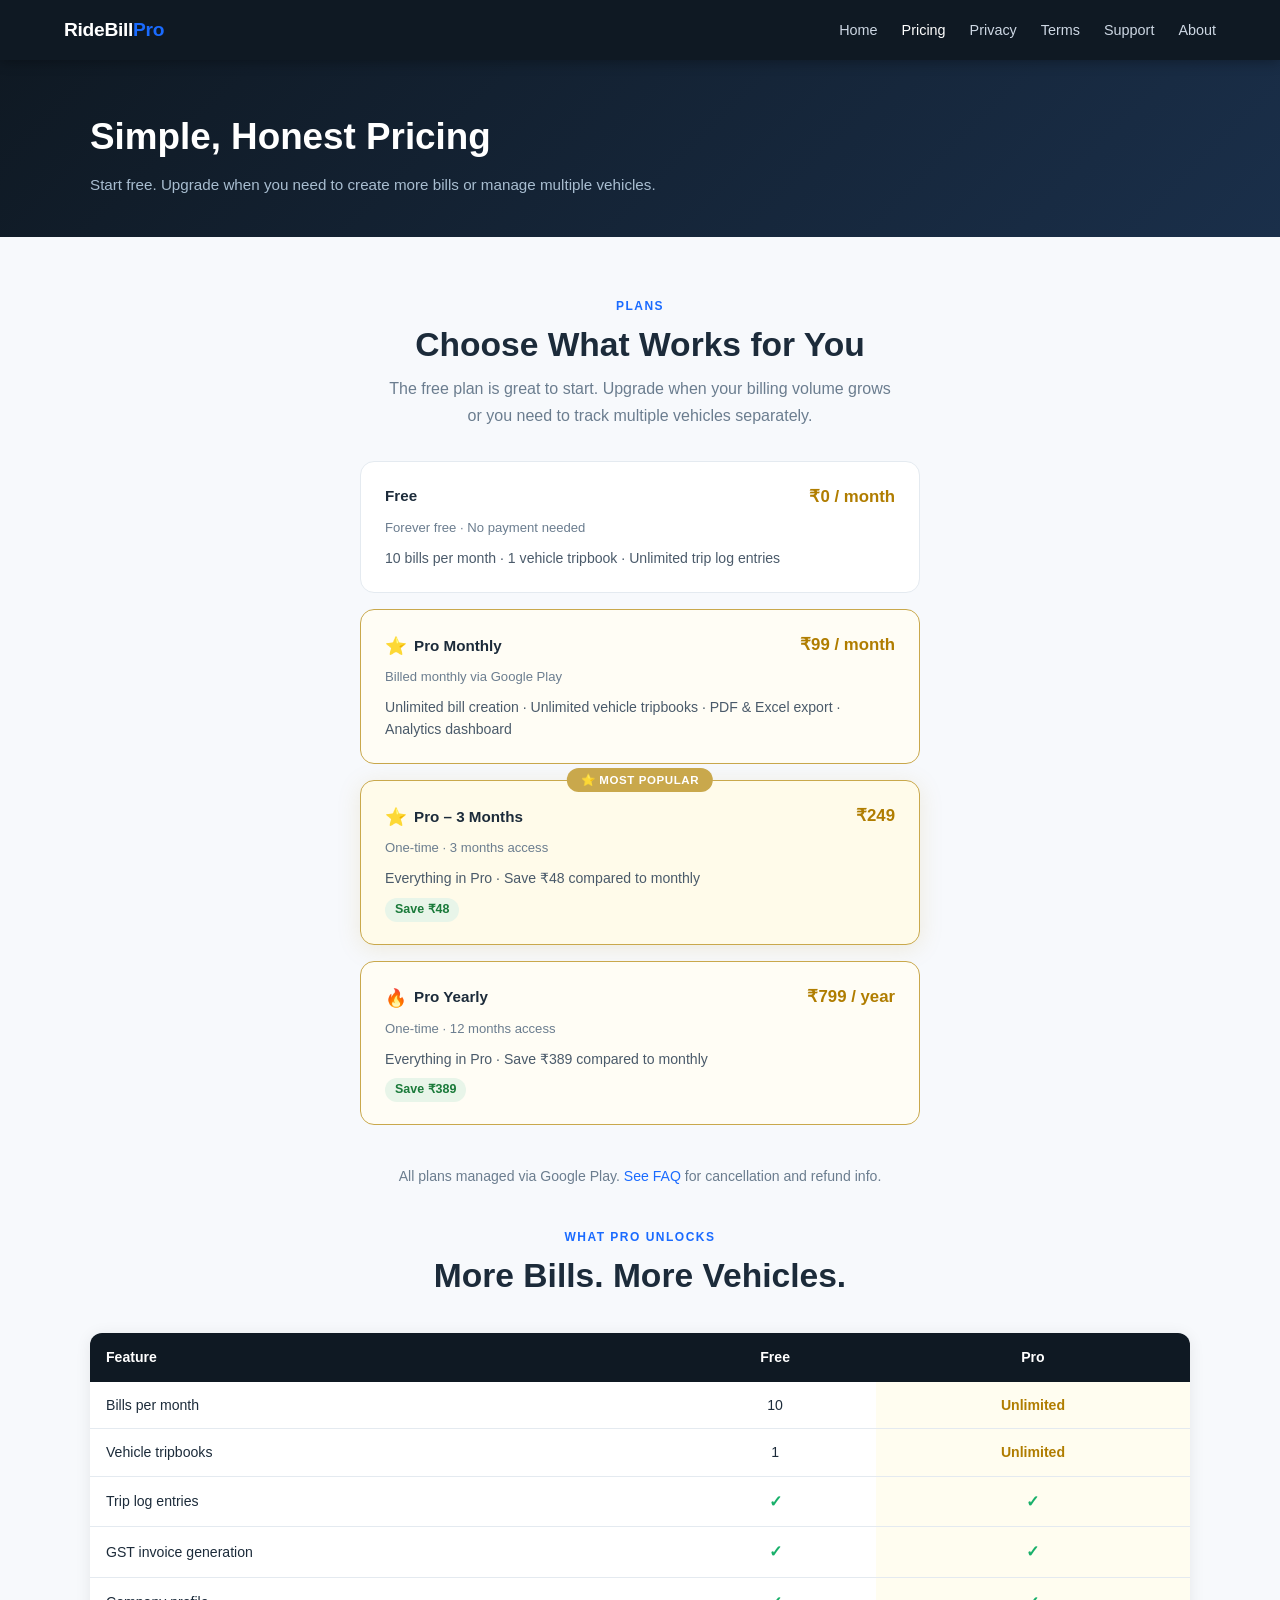
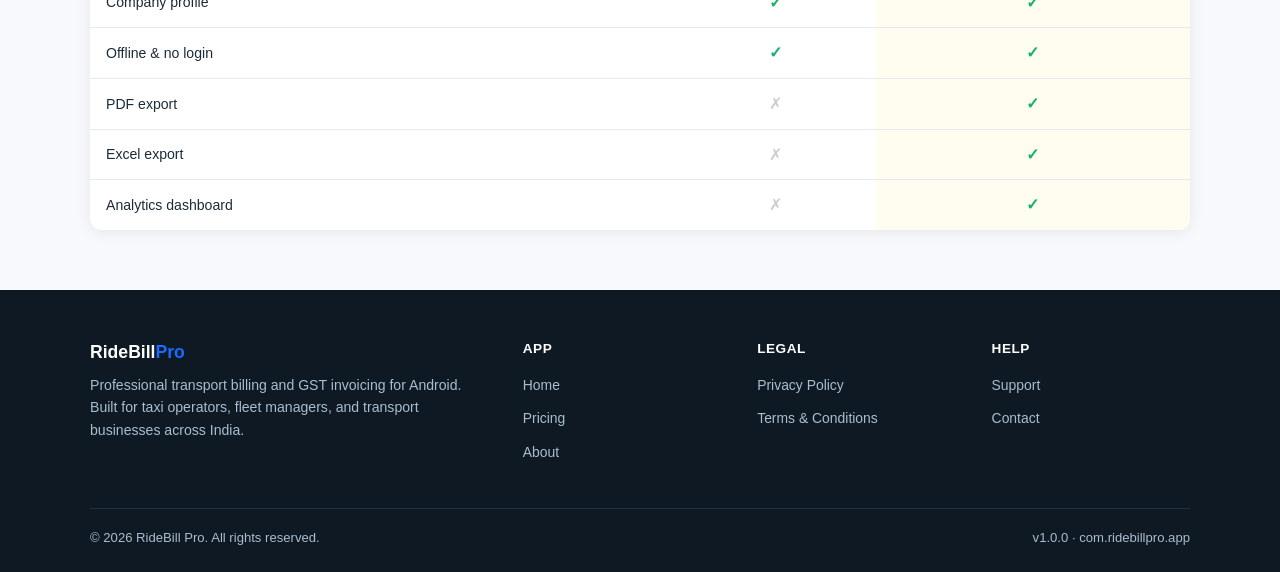
<file: pricing.html>
<!DOCTYPE html>
<html lang="en">
<head>
  <meta charset="UTF-8" />
  <meta name="theme-color" content="#0f1923" />
  <meta name="viewport" content="width=device-width, initial-scale=1.0" />
  <title>Pricing – RideBill Pro</title>
  <meta name="description" content="RideBill Pro pricing. Free plan with 10 bills/month. Pro plans from ₹99/month — create more bills and manage multiple vehicle tripbooks." />
  <link rel="canonical" href="https://rashmit-cs.github.io/ridebillpro-legal/pricing.html" />
  <link rel="stylesheet" href="styles.css" />
  <style>
    /* ── Pricing grid: 3 Pro cards + 1 free ── */
    .plans-wrap {
      display: grid;
      grid-template-columns: 1fr;
      gap: 16px;
      max-width: 560px;
      margin: 0 auto 40px;
    }
    .plan-card {
      background: var(--card);
      border: 1.5px solid var(--border);
      border-radius: 14px;
      padding: 22px 24px;
      position: relative;
    }
    .plan-card.pro { border-color: #c9a84c; background: #fffdf5; }
    .plan-card.popular { border-color: #c9a84c; background: #fffbea; box-shadow: 0 4px 24px rgba(180,130,0,0.13); }
    .plan-badge {
      position: absolute;
      top: -13px; left: 50%; transform: translateX(-50%);
      background: #c9a84c;
      color: #fff;
      font-size: 0.72rem;
      font-weight: 700;
      padding: 3px 14px;
      border-radius: 20px;
      letter-spacing: 0.6px;
      white-space: nowrap;
    }
    .plan-header { display: flex; justify-content: space-between; align-items: flex-start; margin-bottom: 6px; }
    .plan-name { font-size: 0.95rem; font-weight: 700; color: var(--text); display: flex; align-items: center; gap: 7px; }
    .plan-name .emoji { font-size: 1.1rem; }
    .plan-price { font-size: 1.05rem; font-weight: 800; color: #b07d00; }
    .plan-sub { font-size: 0.82rem; color: var(--muted); margin-bottom: 10px; }
    .plan-desc { font-size: 0.88rem; color: #4a5a6a; line-height: 1.55; }
    .plan-save { display: inline-block; background: #e8f5e9; color: #1a7a3a; font-size: 0.78rem; font-weight: 700; padding: 2px 10px; border-radius: 20px; margin-top: 8px; }

    /* Compare table */
    .compare-table { width: 100%; border-collapse: collapse; margin-top: 36px; background: var(--card); border-radius: var(--radius); overflow: hidden; box-shadow: var(--shadow); }
    .compare-table th { background: var(--dark); color: #fff; padding: 13px 16px; text-align: left; font-size: 0.88rem; }
    .compare-table th:not(:first-child) { text-align: center; }
    .compare-table td { padding: 12px 16px; border-bottom: 1px solid var(--border); font-size: 0.88rem; }
    .compare-table td:not(:first-child) { text-align: center; }
    .compare-table tr:last-child td { border-bottom: none; }
    .compare-table tr:hover td { background: #f7f9fc; }
    .pro-col { background: #fffdf0; }
    .check-yes { color: var(--success); font-size: 1rem; font-weight: 700; }
    .check-no { color: #ccc; font-size: 1rem; }
    .pro-highlight { color: #b07d00; font-weight: 700; }
  </style>
</head>
<body>

<nav>
  <a href="index.html" class="nav-logo">RideBill<span>Pro</span></a>
  <button class="hamburger" aria-label="Menu" onclick="document.querySelector('.nav-links').classList.toggle('open')">☰</button>
  <ul class="nav-links">
    <li><a href="index.html">Home</a></li>
    <li><a href="pricing.html" class="active">Pricing</a></li>
    <li><a href="privacy.html">Privacy</a></li>
    <li><a href="terms.html">Terms</a></li>
    <li><a href="support.html">Support</a></li>
    <li><a href="about.html">About</a></li>
  </ul>
</nav>

<div class="page-header">
  <div class="container">
    <h1>Simple, Honest Pricing</h1>
    <p>Start free. Upgrade when you need to create more bills or manage multiple vehicles.</p>
  </div>
</div>

<section>
  <div class="container">

    <p class="section-label" style="text-align:center;">Plans</p>
    <h2 class="section-title" style="text-align:center;">Choose What Works for You</h2>
    <p class="section-sub" style="text-align:center;margin:0 auto 32px;">
      The free plan is great to start. Upgrade when your billing volume grows or you need to track multiple vehicles separately.
    </p>

    <div class="plans-wrap">

      <!-- Free -->
      <div class="plan-card">
        <div class="plan-header">
          <div class="plan-name">Free</div>
          <div class="plan-price">₹0 / month</div>
        </div>
        <div class="plan-sub">Forever free · No payment needed</div>
        <div class="plan-desc">10 bills per month · 1 vehicle tripbook · Unlimited trip log entries</div>
      </div>

      <!-- Pro Monthly -->
      <div class="plan-card pro">
        <div class="plan-header">
          <div class="plan-name"><span class="emoji">⭐</span> Pro Monthly</div>
          <div class="plan-price">₹99 / month</div>
        </div>
        <div class="plan-sub">Billed monthly via Google Play</div>
        <div class="plan-desc">Unlimited bill creation · Unlimited vehicle tripbooks · PDF &amp; Excel export · Analytics dashboard</div>
      </div>

      <!-- 3 Months — Most Popular -->
      <div class="plan-card popular">
        <div class="plan-badge">⭐ MOST POPULAR</div>
        <div class="plan-header">
          <div class="plan-name"><span class="emoji">⭐</span> Pro – 3 Months</div>
          <div class="plan-price">₹249</div>
        </div>
        <div class="plan-sub">One-time · 3 months access</div>
        <div class="plan-desc">Everything in Pro · Save ₹48 compared to monthly</div>
        <span class="plan-save">Save ₹48</span>
      </div>

      <!-- Yearly -->
      <div class="plan-card pro">
        <div class="plan-header">
          <div class="plan-name"><span class="emoji">🔥</span> Pro Yearly</div>
          <div class="plan-price">₹799 / year</div>
        </div>
        <div class="plan-sub">One-time · 12 months access</div>
        <div class="plan-desc">Everything in Pro · Save ₹389 compared to monthly</div>
        <span class="plan-save">Save ₹389</span>
      </div>

    </div>

    <p style="text-align:center;color:var(--muted);font-size:0.88rem;margin-bottom:40px;">
      All plans managed via Google Play. <a href="support.html">See FAQ</a> for cancellation and refund info.
    </p>

    <!-- What does Pro actually unlock -->
    <p class="section-label" style="text-align:center;">What Pro Unlocks</p>
    <h2 class="section-title" style="text-align:center;margin-bottom:24px;">More Bills. More Vehicles.</h2>

    <div class="table-wrap">
    <table class="compare-table">
      <thead>
        <tr>
          <th>Feature</th>
          <th>Free</th>
          <th class="pro-col">Pro</th>
        </tr>
      </thead>
      <tbody>
        <tr><td>Bills per month</td><td>10</td><td class="pro-col pro-highlight">Unlimited</td></tr>
        <tr><td>Vehicle tripbooks</td><td>1</td><td class="pro-col pro-highlight">Unlimited</td></tr>
        <tr><td>Trip log entries</td><td><span class="check-yes">✓</span></td><td class="pro-col"><span class="check-yes">✓</span></td></tr>
        <tr><td>GST invoice generation</td><td><span class="check-yes">✓</span></td><td class="pro-col"><span class="check-yes">✓</span></td></tr>
        <tr><td>Company profile</td><td><span class="check-yes">✓</span></td><td class="pro-col"><span class="check-yes">✓</span></td></tr>
        <tr><td>Offline &amp; no login</td><td><span class="check-yes">✓</span></td><td class="pro-col"><span class="check-yes">✓</span></td></tr>
        <tr><td>PDF export</td><td><span class="check-no">✗</span></td><td class="pro-col"><span class="check-yes">✓</span></td></tr>
        <tr><td>Excel export</td><td><span class="check-no">✗</span></td><td class="pro-col"><span class="check-yes">✓</span></td></tr>
        <tr><td>Analytics dashboard</td><td><span class="check-no">✗</span></td><td class="pro-col"><span class="check-yes">✓</span></td></tr>
      </tbody>
    </table>
    </div>

  </div>
</section>

<footer>
  <div class="footer-grid">
    <div class="footer-brand">
      <h3>RideBill<span>Pro</span></h3>
      <p>Professional transport billing and GST invoicing for Android. Built for taxi operators, fleet managers, and transport businesses across India.</p>
    </div>
    <div class="footer-col">
      <h4>App</h4>
      <ul>
        <li><a href="index.html">Home</a></li>
        <li><a href="pricing.html">Pricing</a></li>
        <li><a href="about.html">About</a></li>
      </ul>
    </div>
    <div class="footer-col">
      <h4>Legal</h4>
      <ul>
        <li><a href="privacy.html">Privacy Policy</a></li>
        <li><a href="terms.html">Terms &amp; Conditions</a></li>
      </ul>
    </div>
    <div class="footer-col">
      <h4>Help</h4>
      <ul>
        <li><a href="support.html">Support</a></li>
        <li><a href="contact.html">Contact</a></li>
      </ul>
    </div>
  </div>
  <div class="footer-bottom">
    <span>© 2026 RideBill Pro. All rights reserved.</span>
    <span>v1.0.0 · com.ridebillpro.app</span>
  </div>
</footer>

<script>
  document.querySelectorAll('.nav-links a').forEach(function(link) {
    link.addEventListener('click', function() {
      document.querySelector('.nav-links').classList.remove('open');
    });
  });
  document.addEventListener('click', function(e) {
    var nav = document.querySelector('.nav-links');
    var btn = document.querySelector('.hamburger');
    if (nav && nav.classList.contains('open') && !nav.contains(e.target) && e.target !== btn) {
      nav.classList.remove('open');
    }
  });
</script>

</body>
</html>
</file>
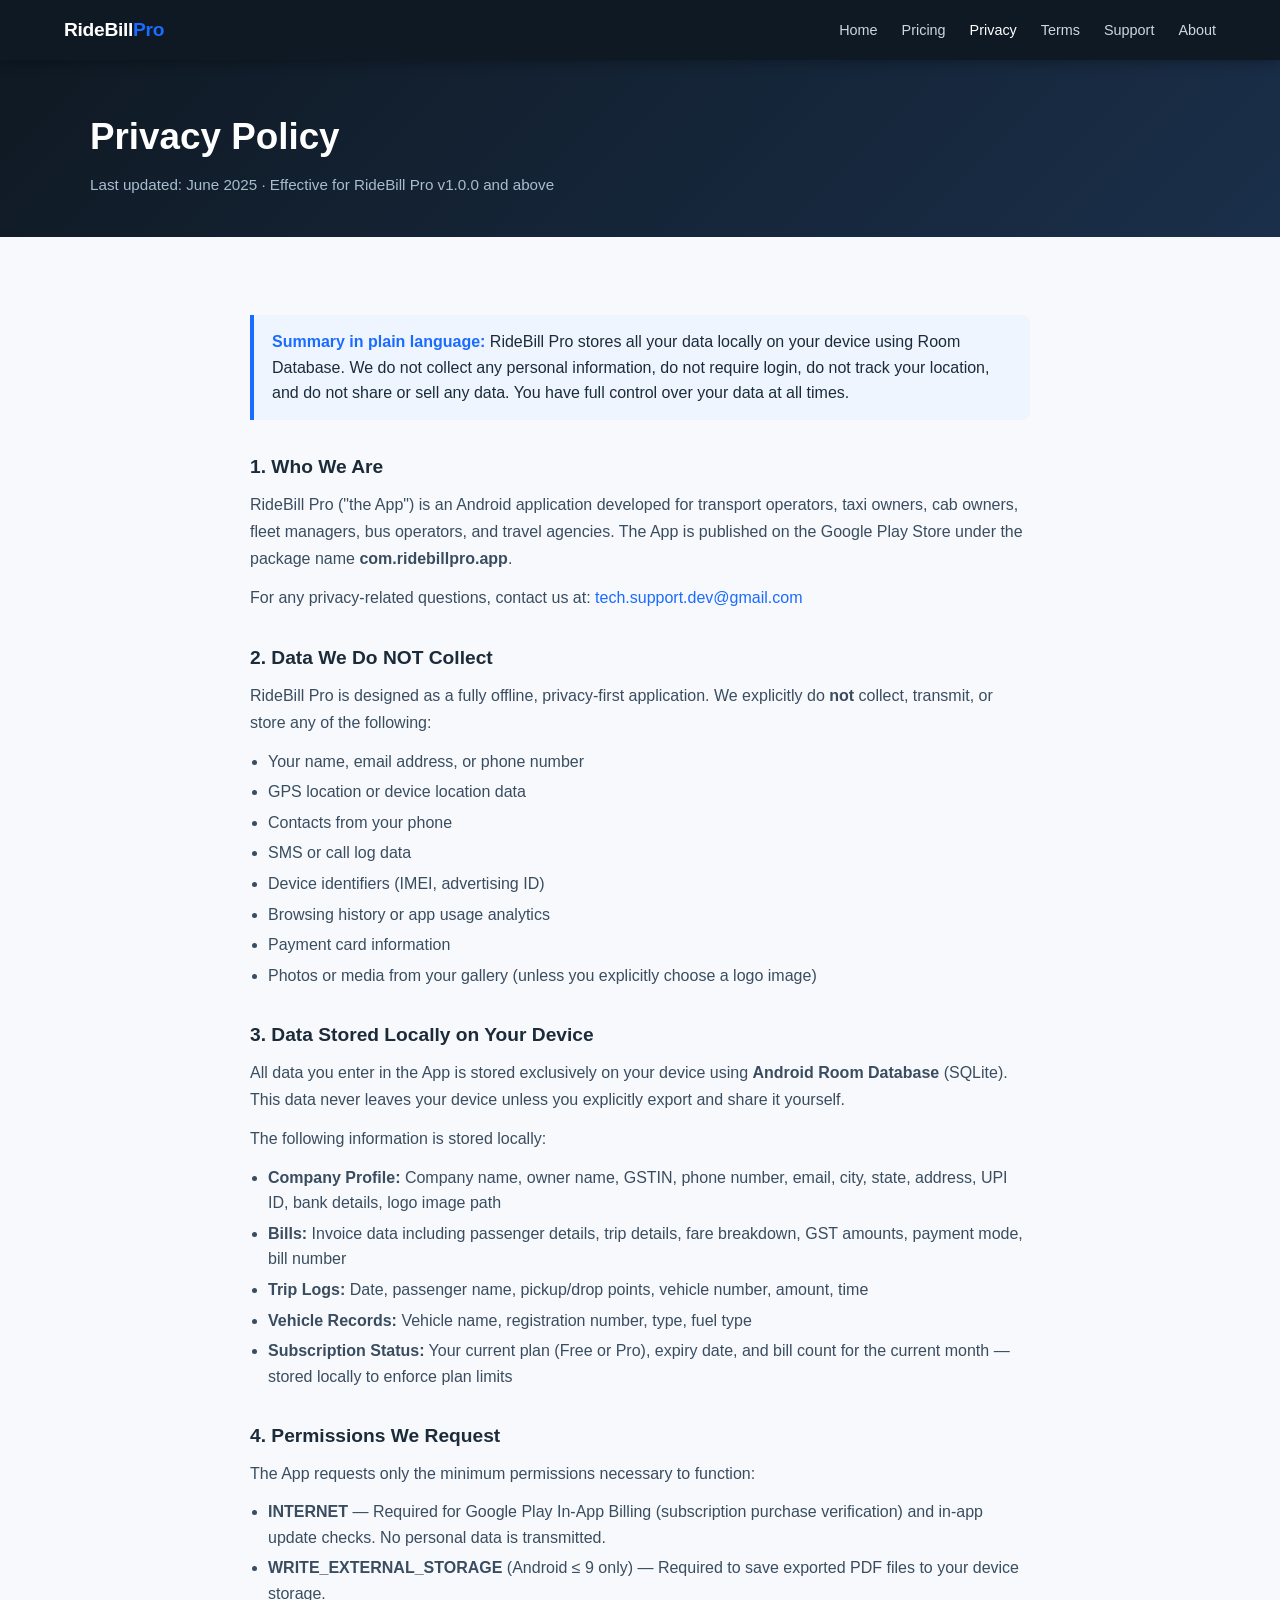
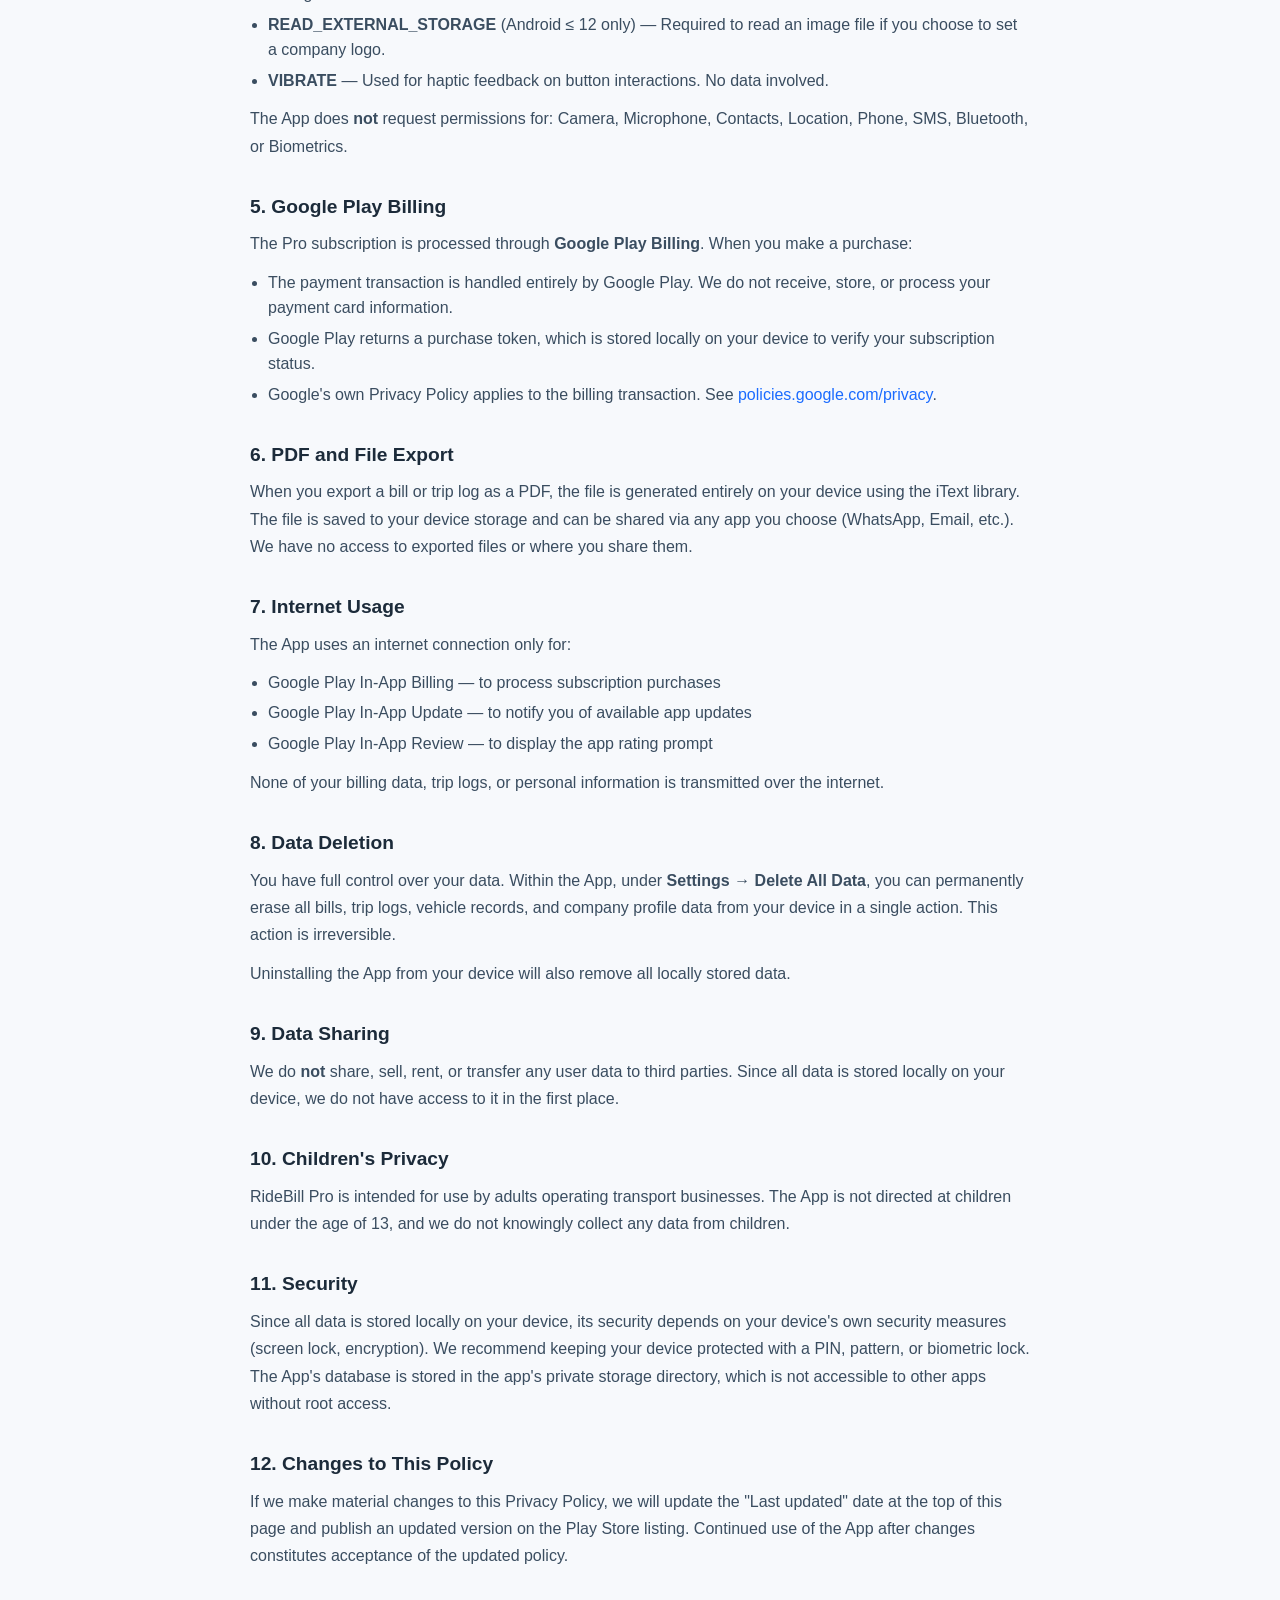
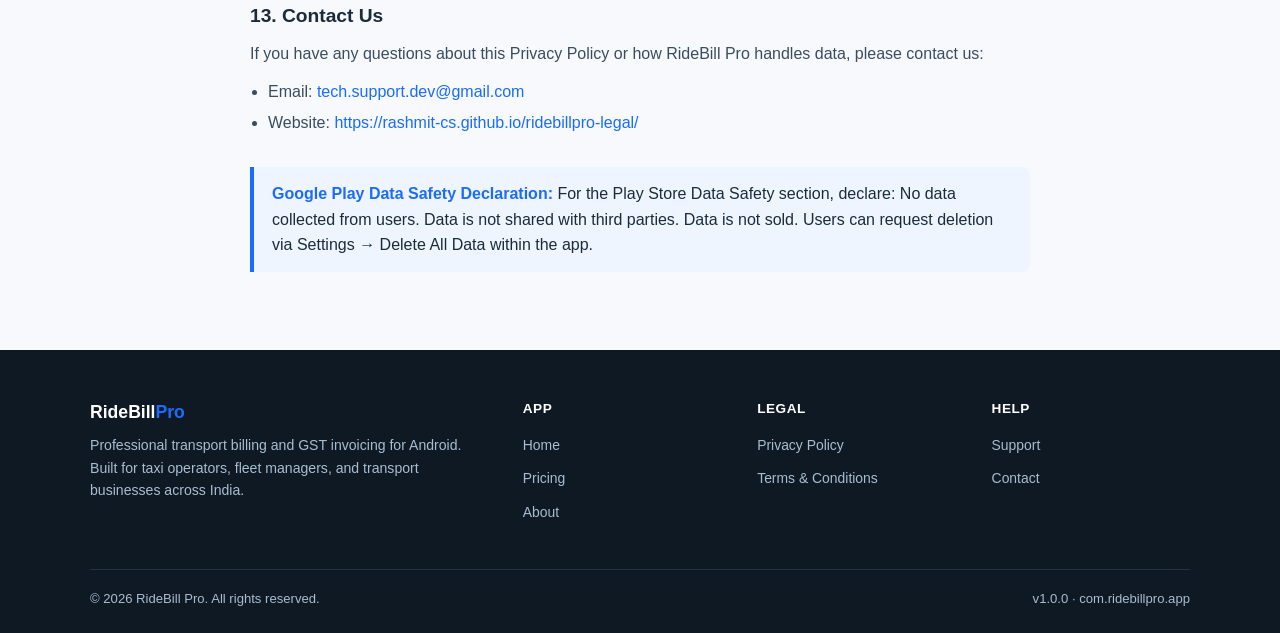
<file: privacy.html>
<!DOCTYPE html>
<html lang="en">
<head>
  <meta charset="UTF-8" />
  <meta name="theme-color" content="#0f1923" />
  <meta name="viewport" content="width=device-width, initial-scale=1.0" />
  <title>Privacy Policy – RideBill Pro</title>
  <meta name="description" content="RideBill Pro Privacy Policy. All data is stored locally on your device. We do not collect, share, or sell any personal information." />
  <link rel="canonical" href="https://rashmit-cs.github.io/ridebillpro-legal/privacy.html" />
  <link rel="stylesheet" href="styles.css" />
</head>
<body>

<nav>
  <a href="index.html" class="nav-logo">RideBill<span>Pro</span></a>
  <button class="hamburger" aria-label="Menu" onclick="document.querySelector('.nav-links').classList.toggle('open')">☰</button>
  <ul class="nav-links">
    <li><a href="index.html">Home</a></li>
    <li><a href="pricing.html">Pricing</a></li>
    <li><a href="privacy.html" class="active">Privacy</a></li>
    <li><a href="terms.html">Terms</a></li>
    <li><a href="support.html">Support</a></li>
    <li><a href="about.html">About</a></li>
  </ul>
</nav>

<div class="page-header">
  <div class="container">
    <h1>Privacy Policy</h1>
    <p>Last updated: June 2025 · Effective for RideBill Pro v1.0.0 and above</p>
  </div>
</div>

<section>
  <div class="legal-content">

    <div class="highlight-box">
      <strong>Summary in plain language:</strong> RideBill Pro stores all your data locally on your device using Room Database. We do not collect any personal information, do not require login, do not track your location, and do not share or sell any data. You have full control over your data at all times.
    </div>

    <h2>1. Who We Are</h2>
    <p>RideBill Pro ("the App") is an Android application developed for transport operators, taxi owners, cab owners, fleet managers, bus operators, and travel agencies. The App is published on the Google Play Store under the package name <strong>com.ridebillpro.app</strong>.</p>
    <p>For any privacy-related questions, contact us at: <a href="mailto:tech.support.dev@gmail.com">tech.support.dev@gmail.com</a></p>

    <h2>2. Data We Do NOT Collect</h2>
    <p>RideBill Pro is designed as a fully offline, privacy-first application. We explicitly do <strong>not</strong> collect, transmit, or store any of the following:</p>
    <ul>
      <li>Your name, email address, or phone number</li>
      <li>GPS location or device location data</li>
      <li>Contacts from your phone</li>
      <li>SMS or call log data</li>
      <li>Device identifiers (IMEI, advertising ID)</li>
      <li>Browsing history or app usage analytics</li>
      <li>Payment card information</li>
      <li>Photos or media from your gallery (unless you explicitly choose a logo image)</li>
    </ul>

    <h2>3. Data Stored Locally on Your Device</h2>
    <p>All data you enter in the App is stored exclusively on your device using <strong>Android Room Database</strong> (SQLite). This data never leaves your device unless you explicitly export and share it yourself.</p>
    <p>The following information is stored locally:</p>
    <ul>
      <li><strong>Company Profile:</strong> Company name, owner name, GSTIN, phone number, email, city, state, address, UPI ID, bank details, logo image path</li>
      <li><strong>Bills:</strong> Invoice data including passenger details, trip details, fare breakdown, GST amounts, payment mode, bill number</li>
      <li><strong>Trip Logs:</strong> Date, passenger name, pickup/drop points, vehicle number, amount, time</li>
      <li><strong>Vehicle Records:</strong> Vehicle name, registration number, type, fuel type</li>
      <li><strong>Subscription Status:</strong> Your current plan (Free or Pro), expiry date, and bill count for the current month — stored locally to enforce plan limits</li>
    </ul>

    <h2>4. Permissions We Request</h2>
    <p>The App requests only the minimum permissions necessary to function:</p>
    <ul>
      <li><strong>INTERNET</strong> — Required for Google Play In-App Billing (subscription purchase verification) and in-app update checks. No personal data is transmitted.</li>
      <li><strong>WRITE_EXTERNAL_STORAGE</strong> (Android ≤ 9 only) — Required to save exported PDF files to your device storage.</li>
      <li><strong>READ_EXTERNAL_STORAGE</strong> (Android ≤ 12 only) — Required to read an image file if you choose to set a company logo.</li>
      <li><strong>VIBRATE</strong> — Used for haptic feedback on button interactions. No data involved.</li>
    </ul>
    <p>The App does <strong>not</strong> request permissions for: Camera, Microphone, Contacts, Location, Phone, SMS, Bluetooth, or Biometrics.</p>

    <h2>5. Google Play Billing</h2>
    <p>The Pro subscription is processed through <strong>Google Play Billing</strong>. When you make a purchase:</p>
    <ul>
      <li>The payment transaction is handled entirely by Google Play. We do not receive, store, or process your payment card information.</li>
      <li>Google Play returns a purchase token, which is stored locally on your device to verify your subscription status.</li>
      <li>Google's own Privacy Policy applies to the billing transaction. See <a href="https://policies.google.com/privacy" target="_blank" rel="noopener">policies.google.com/privacy</a>.</li>
    </ul>

    <h2>6. PDF and File Export</h2>
    <p>When you export a bill or trip log as a PDF, the file is generated entirely on your device using the iText library. The file is saved to your device storage and can be shared via any app you choose (WhatsApp, Email, etc.). We have no access to exported files or where you share them.</p>

    <h2>7. Internet Usage</h2>
    <p>The App uses an internet connection only for:</p>
    <ul>
      <li>Google Play In-App Billing — to process subscription purchases</li>
      <li>Google Play In-App Update — to notify you of available app updates</li>
      <li>Google Play In-App Review — to display the app rating prompt</li>
    </ul>
    <p>None of your billing data, trip logs, or personal information is transmitted over the internet.</p>

    <h2>8. Data Deletion</h2>
    <p>You have full control over your data. Within the App, under <strong>Settings → Delete All Data</strong>, you can permanently erase all bills, trip logs, vehicle records, and company profile data from your device in a single action. This action is irreversible.</p>
    <p>Uninstalling the App from your device will also remove all locally stored data.</p>

    <h2>9. Data Sharing</h2>
    <p>We do <strong>not</strong> share, sell, rent, or transfer any user data to third parties. Since all data is stored locally on your device, we do not have access to it in the first place.</p>

    <h2>10. Children's Privacy</h2>
    <p>RideBill Pro is intended for use by adults operating transport businesses. The App is not directed at children under the age of 13, and we do not knowingly collect any data from children.</p>

    <h2>11. Security</h2>
    <p>Since all data is stored locally on your device, its security depends on your device's own security measures (screen lock, encryption). We recommend keeping your device protected with a PIN, pattern, or biometric lock. The App's database is stored in the app's private storage directory, which is not accessible to other apps without root access.</p>

    <h2>12. Changes to This Policy</h2>
    <p>If we make material changes to this Privacy Policy, we will update the "Last updated" date at the top of this page and publish an updated version on the Play Store listing. Continued use of the App after changes constitutes acceptance of the updated policy.</p>

    <h2>13. Contact Us</h2>
    <p>If you have any questions about this Privacy Policy or how RideBill Pro handles data, please contact us:</p>
    <ul>
      <li>Email: <a href="mailto:tech.support.dev@gmail.com">tech.support.dev@gmail.com</a></li>
      <li>Website: <a href="https://rashmit-cs.github.io/ridebillpro-legal/">https://rashmit-cs.github.io/ridebillpro-legal/</a></li>
    </ul>

    <div class="highlight-box" style="margin-top:32px;">
      <strong>Google Play Data Safety Declaration:</strong> For the Play Store Data Safety section, declare: No data collected from users. Data is not shared with third parties. Data is not sold. Users can request deletion via Settings → Delete All Data within the app.
    </div>

  </div>
</section>

<footer>
  <div class="footer-grid">
    <div class="footer-brand">
      <h3>RideBill<span>Pro</span></h3>
      <p>Professional transport billing and GST invoicing for Android. Built for taxi operators, fleet managers, and transport businesses across India.</p>
    </div>
    <div class="footer-col">
      <h4>App</h4>
      <ul>
        <li><a href="index.html">Home</a></li>
        <li><a href="pricing.html">Pricing</a></li>
        <li><a href="about.html">About</a></li>
      </ul>
    </div>
    <div class="footer-col">
      <h4>Legal</h4>
      <ul>
        <li><a href="privacy.html">Privacy Policy</a></li>
        <li><a href="terms.html">Terms &amp; Conditions</a></li>
      </ul>
    </div>
    <div class="footer-col">
      <h4>Help</h4>
      <ul>
        <li><a href="support.html">Support</a></li>
        <li><a href="contact.html">Contact</a></li>
      </ul>
    </div>
  </div>
  <div class="footer-bottom">
    <span>© 2026 RideBill Pro. All rights reserved.</span>
    <span>v1.0.0 · com.ridebillpro.app</span>
  </div>
</footer>


<script>
  // Close mobile nav when clicking a link
  document.querySelectorAll('.nav-links a').forEach(function(link) {
    link.addEventListener('click', function() {
      document.querySelector('.nav-links').classList.remove('open');
    });
  });
  // Close nav when clicking outside
  document.addEventListener('click', function(e) {
    var nav = document.querySelector('.nav-links');
    var btn = document.querySelector('.hamburger');
    if (nav && nav.classList.contains('open') && !nav.contains(e.target) && e.target !== btn) {
      nav.classList.remove('open');
    }
  });
</script>

</body>
</html>
</file>
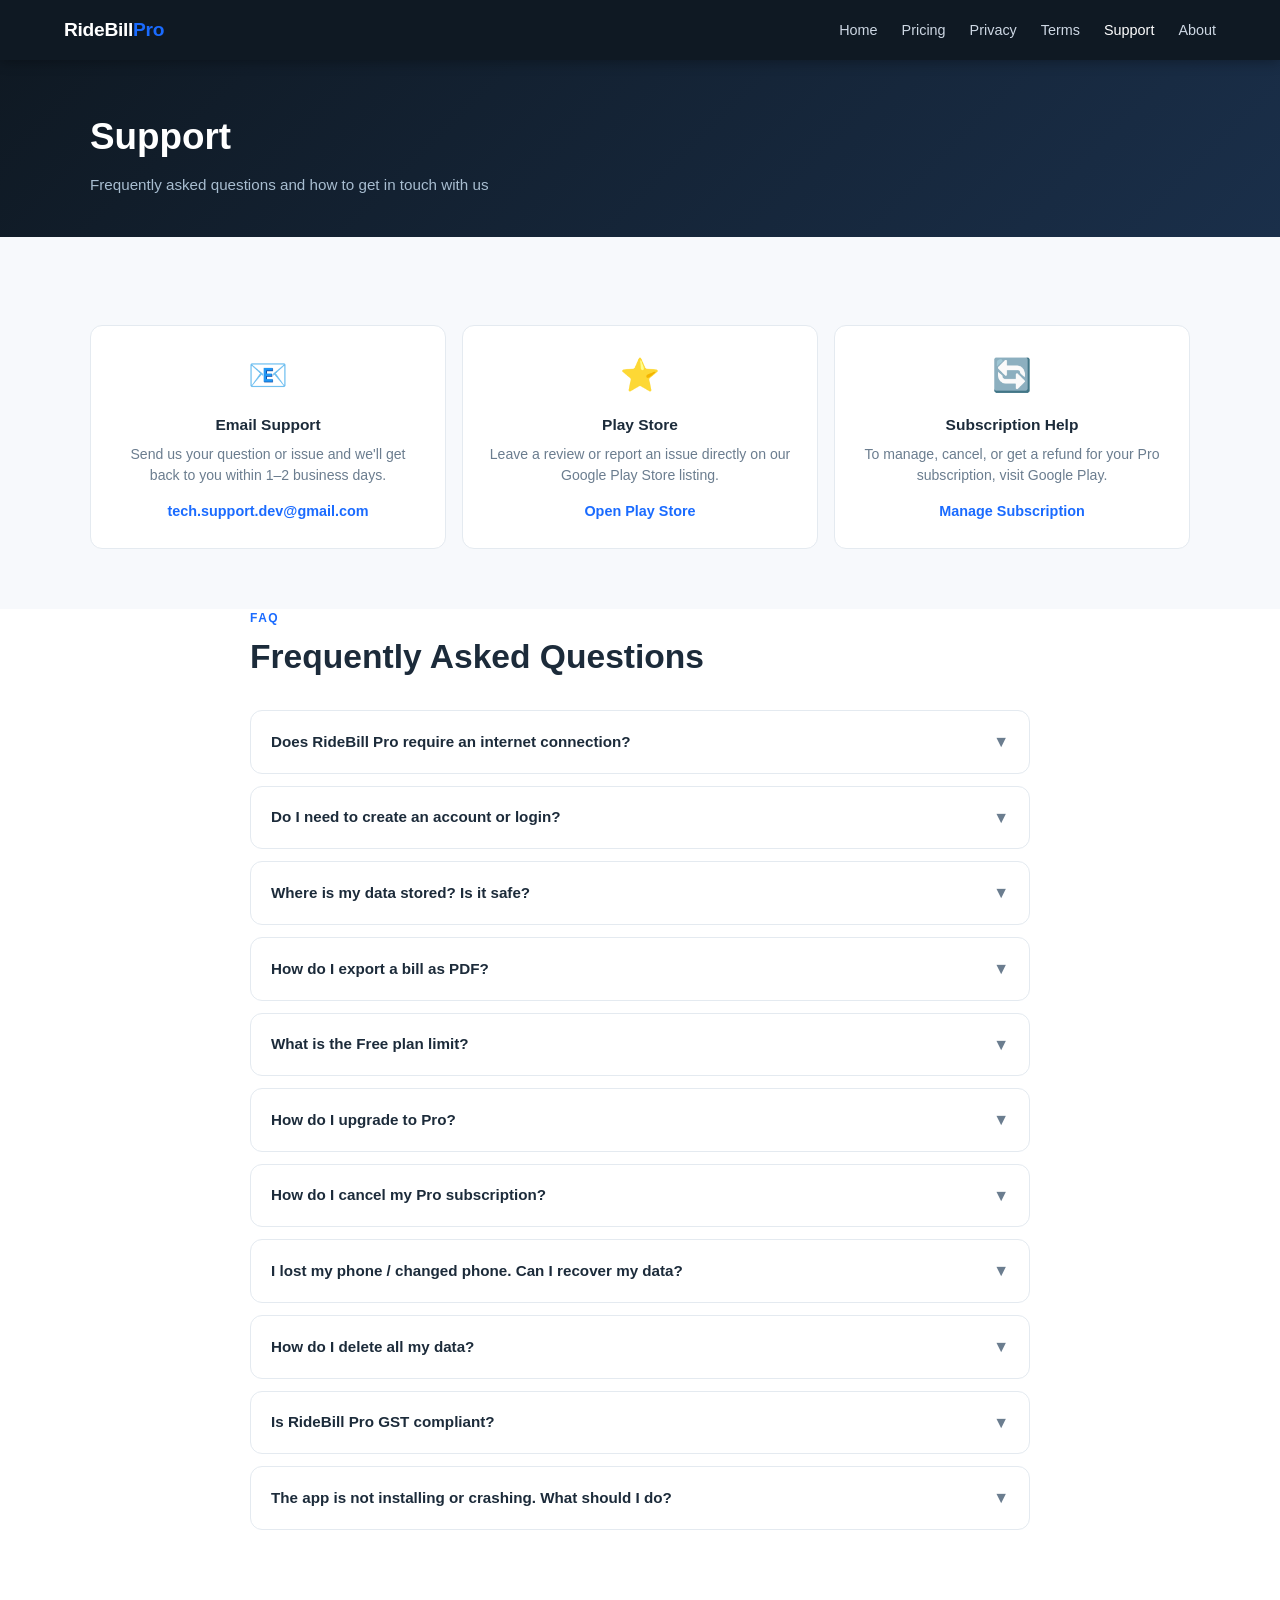
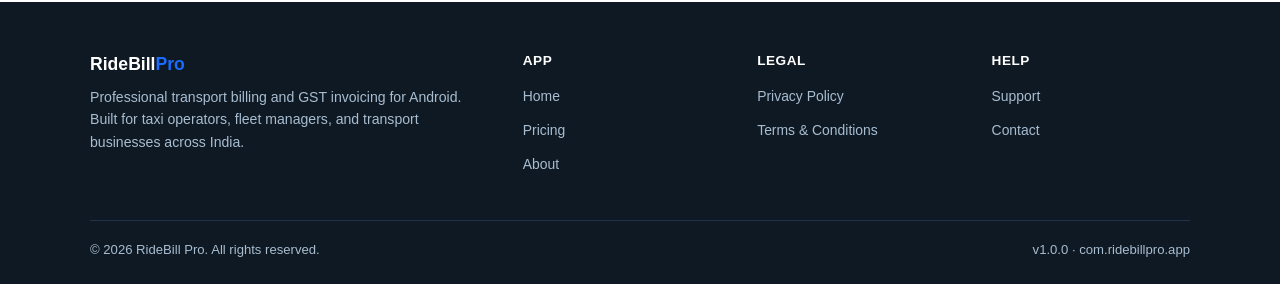
<file: support.html>
<!DOCTYPE html>
<html lang="en">
<head>
  <meta charset="UTF-8" />
  <meta name="theme-color" content="#0f1923" />
  <meta name="viewport" content="width=device-width, initial-scale=1.0" />
  <title>Support – RideBill Pro</title>
  <meta name="description" content="Get help with RideBill Pro. FAQs, contact support, and troubleshooting for the transport billing Android app." />
  <link rel="canonical" href="https://rashmit-cs.github.io/ridebillpro-legal/support.html" />
  <link rel="stylesheet" href="styles.css" />
  <style>
    .faq-list { margin-top: 32px; }
    .faq-item { background: var(--card); border: 1px solid var(--border); border-radius: var(--radius); margin-bottom: 12px; overflow: hidden; }
    .faq-q { padding: 18px 20px; font-weight: 600; cursor: pointer; display: flex; justify-content: space-between; align-items: center; user-select: none; }
    .faq-q:hover { background: #f5f8ff; }
    .faq-a { padding: 0 20px 18px; color: var(--muted); font-size: 0.95rem; display: none; }
    .faq-item.open .faq-a { display: block; }
    .faq-item.open .faq-q { color: var(--primary); }
    .faq-arrow { font-size: 1rem; color: var(--muted); transition: transform 0.2s; }
    .faq-item.open .faq-arrow { transform: rotate(180deg); color: var(--primary); }
  </style>
</head>
<body>

<nav>
  <a href="index.html" class="nav-logo">RideBill<span>Pro</span></a>
  <button class="hamburger" aria-label="Menu" onclick="document.querySelector('.nav-links').classList.toggle('open')">☰</button>
  <ul class="nav-links">
    <li><a href="index.html">Home</a></li>
    <li><a href="pricing.html">Pricing</a></li>
    <li><a href="privacy.html">Privacy</a></li>
    <li><a href="terms.html">Terms</a></li>
    <li><a href="support.html" class="active">Support</a></li>
    <li><a href="about.html">About</a></li>
  </ul>
</nav>

<div class="page-header">
  <div class="container">
    <h1>Support</h1>
    <p>Frequently asked questions and how to get in touch with us</p>
  </div>
</div>

<section>
  <div class="container">
    <div class="support-grid">
      <div class="support-card">
        <div class="icon">📧</div>
        <h3>Email Support</h3>
        <p>Send us your question or issue and we'll get back to you within 1–2 business days.</p>
        <a href="mailto:tech.support.dev@gmail.com" class="link">tech.support.dev@gmail.com</a>
      </div>
      <div class="support-card">
        <div class="icon">⭐</div>
        <h3>Play Store</h3>
        <p>Leave a review or report an issue directly on our Google Play Store listing.</p>
        <a href="#" class="link">Open Play Store</a>
      </div>
      <div class="support-card">
        <div class="icon">🔄</div>
        <h3>Subscription Help</h3>
        <p>To manage, cancel, or get a refund for your Pro subscription, visit Google Play.</p>
        <a href="https://play.google.com/store/account/subscriptions" target="_blank" rel="noopener" class="link">Manage Subscription</a>
      </div>
    </div>
  </div>
</section>

<section style="background:#fff; padding-top: 0;">
  <div class="container" style="max-width:780px;">
    <p class="section-label">FAQ</p>
    <h2 class="section-title">Frequently Asked Questions</h2>

    <div class="faq-list">

      <div class="faq-item">
        <div class="faq-q">Does RideBill Pro require an internet connection? <span class="faq-arrow">▼</span></div>
        <div class="faq-a">No. RideBill Pro works completely offline. All your data is stored on your device. The only time the app uses the internet is when you purchase or verify a Pro subscription through Google Play Billing, or when the app checks for available updates.</div>
      </div>

      <div class="faq-item">
        <div class="faq-q">Do I need to create an account or login? <span class="faq-arrow">▼</span></div>
        <div class="faq-a">No account or login is required. Just install the app, set up your company profile once, and you're ready to start generating bills immediately.</div>
      </div>

      <div class="faq-item">
        <div class="faq-q">Where is my data stored? Is it safe? <span class="faq-arrow">▼</span></div>
        <div class="faq-a">All your data — bills, trip logs, vehicle records, and company profile — is stored locally on your device using Room Database (SQLite). It is stored in the app's private storage, which is not accessible to other apps. Your data never leaves your device unless you export and share it yourself.</div>
      </div>

      <div class="faq-item">
        <div class="faq-q">How do I export a bill as PDF? <span class="faq-arrow">▼</span></div>
        <div class="faq-a">Open any bill from the Bills list, tap the Preview button, then tap the Export/Share icon. The PDF is generated on your device and you can save it or share it via WhatsApp, Email, or any other app. PDF export is available on all Pro plans.</div>
      </div>

      <div class="faq-item">
        <div class="faq-q">What is the Free plan limit? <span class="faq-arrow">▼</span></div>
        <div class="faq-a">The Free plan allows up to 10 bill generations per calendar month and management of 1 vehicle. The bill count resets at the start of each new month. Trip logs and analytics remain accessible.</div>
      </div>

      <div class="faq-item">
        <div class="faq-q">How do I upgrade to Pro? <span class="faq-arrow">▼</span></div>
        <div class="faq-a">Go to the Plans tab inside the app and tap the Upgrade button. This will open Google Play Billing where you can complete the subscription purchase securely using your Google Play account.</div>
      </div>

      <div class="faq-item">
        <div class="faq-q">How do I cancel my Pro subscription? <span class="faq-arrow">▼</span></div>
        <div class="faq-a">Go to Google Play Store → tap your profile icon → Payments &amp; subscriptions → Subscriptions → find RideBill Pro and tap Cancel. You retain Pro access until the end of the current billing period.</div>
      </div>

      <div class="faq-item">
        <div class="faq-q">I lost my phone / changed phone. Can I recover my data? <span class="faq-arrow">▼</span></div>
        <div class="faq-a">Since data is stored locally on your device, it is not recoverable from a different device without a manual backup. If you use Google's automatic device backup feature (enabled in Android settings), your app data may be included in that backup depending on your Android version and backup settings. We recommend regularly exporting your bills as PDFs to ensure you have copies.</div>
      </div>

      <div class="faq-item">
        <div class="faq-q">How do I delete all my data? <span class="faq-arrow">▼</span></div>
        <div class="faq-a">Go to Settings (gear icon) → Delete All Data → confirm. This permanently deletes all bills, trip logs, vehicle records, and company profile from your device. This action cannot be undone.</div>
      </div>

      <div class="faq-item">
        <div class="faq-q">Is RideBill Pro GST compliant? <span class="faq-arrow">▼</span></div>
        <div class="faq-a">The app generates invoices with CGST, SGST, and IGST fields based on the values you enter. You are responsible for entering the correct tax rates and ensuring compliance with applicable GST regulations. We recommend consulting a tax professional for specific compliance questions.</div>
      </div>

      <div class="faq-item">
        <div class="faq-q">The app is not installing or crashing. What should I do? <span class="faq-arrow">▼</span></div>
        <div class="faq-a">The app requires Android 7.0 (API 24) or higher. If you're experiencing issues, try: (1) Ensure your Android version is 7.0 or above, (2) Clear the app cache from Android Settings → Apps → RideBill Pro → Clear Cache, (3) Uninstall and reinstall the app, (4) Email us at tech.support.dev@gmail.com with your device model and Android version.</div>
      </div>

    </div>
  </div>
</section>

<footer>
  <div class="footer-grid">
    <div class="footer-brand">
      <h3>RideBill<span>Pro</span></h3>
      <p>Professional transport billing and GST invoicing for Android. Built for taxi operators, fleet managers, and transport businesses across India.</p>
    </div>
    <div class="footer-col">
      <h4>App</h4>
      <ul>
        <li><a href="index.html">Home</a></li>
        <li><a href="pricing.html">Pricing</a></li>
        <li><a href="about.html">About</a></li>
      </ul>
    </div>
    <div class="footer-col">
      <h4>Legal</h4>
      <ul>
        <li><a href="privacy.html">Privacy Policy</a></li>
        <li><a href="terms.html">Terms &amp; Conditions</a></li>
      </ul>
    </div>
    <div class="footer-col">
      <h4>Help</h4>
      <ul>
        <li><a href="support.html">Support</a></li>
        <li><a href="contact.html">Contact</a></li>
      </ul>
    </div>
  </div>
  <div class="footer-bottom">
    <span>© 2026 RideBill Pro. All rights reserved.</span>
    <span>v1.0.0 · com.ridebillpro.app</span>
  </div>
</footer>

<script>
  document.querySelectorAll('.faq-q').forEach(q => {
    q.addEventListener('click', () => {
      const item = q.parentElement;
      item.classList.toggle('open');
    });
  });
</script>


<script>
  // Close mobile nav when clicking a link
  document.querySelectorAll('.nav-links a').forEach(function(link) {
    link.addEventListener('click', function() {
      document.querySelector('.nav-links').classList.remove('open');
    });
  });
  // Close nav when clicking outside
  document.addEventListener('click', function(e) {
    var nav = document.querySelector('.nav-links');
    var btn = document.querySelector('.hamburger');
    if (nav && nav.classList.contains('open') && !nav.contains(e.target) && e.target !== btn) {
      nav.classList.remove('open');
    }
  });
</script>

</body>
</html>
</file>
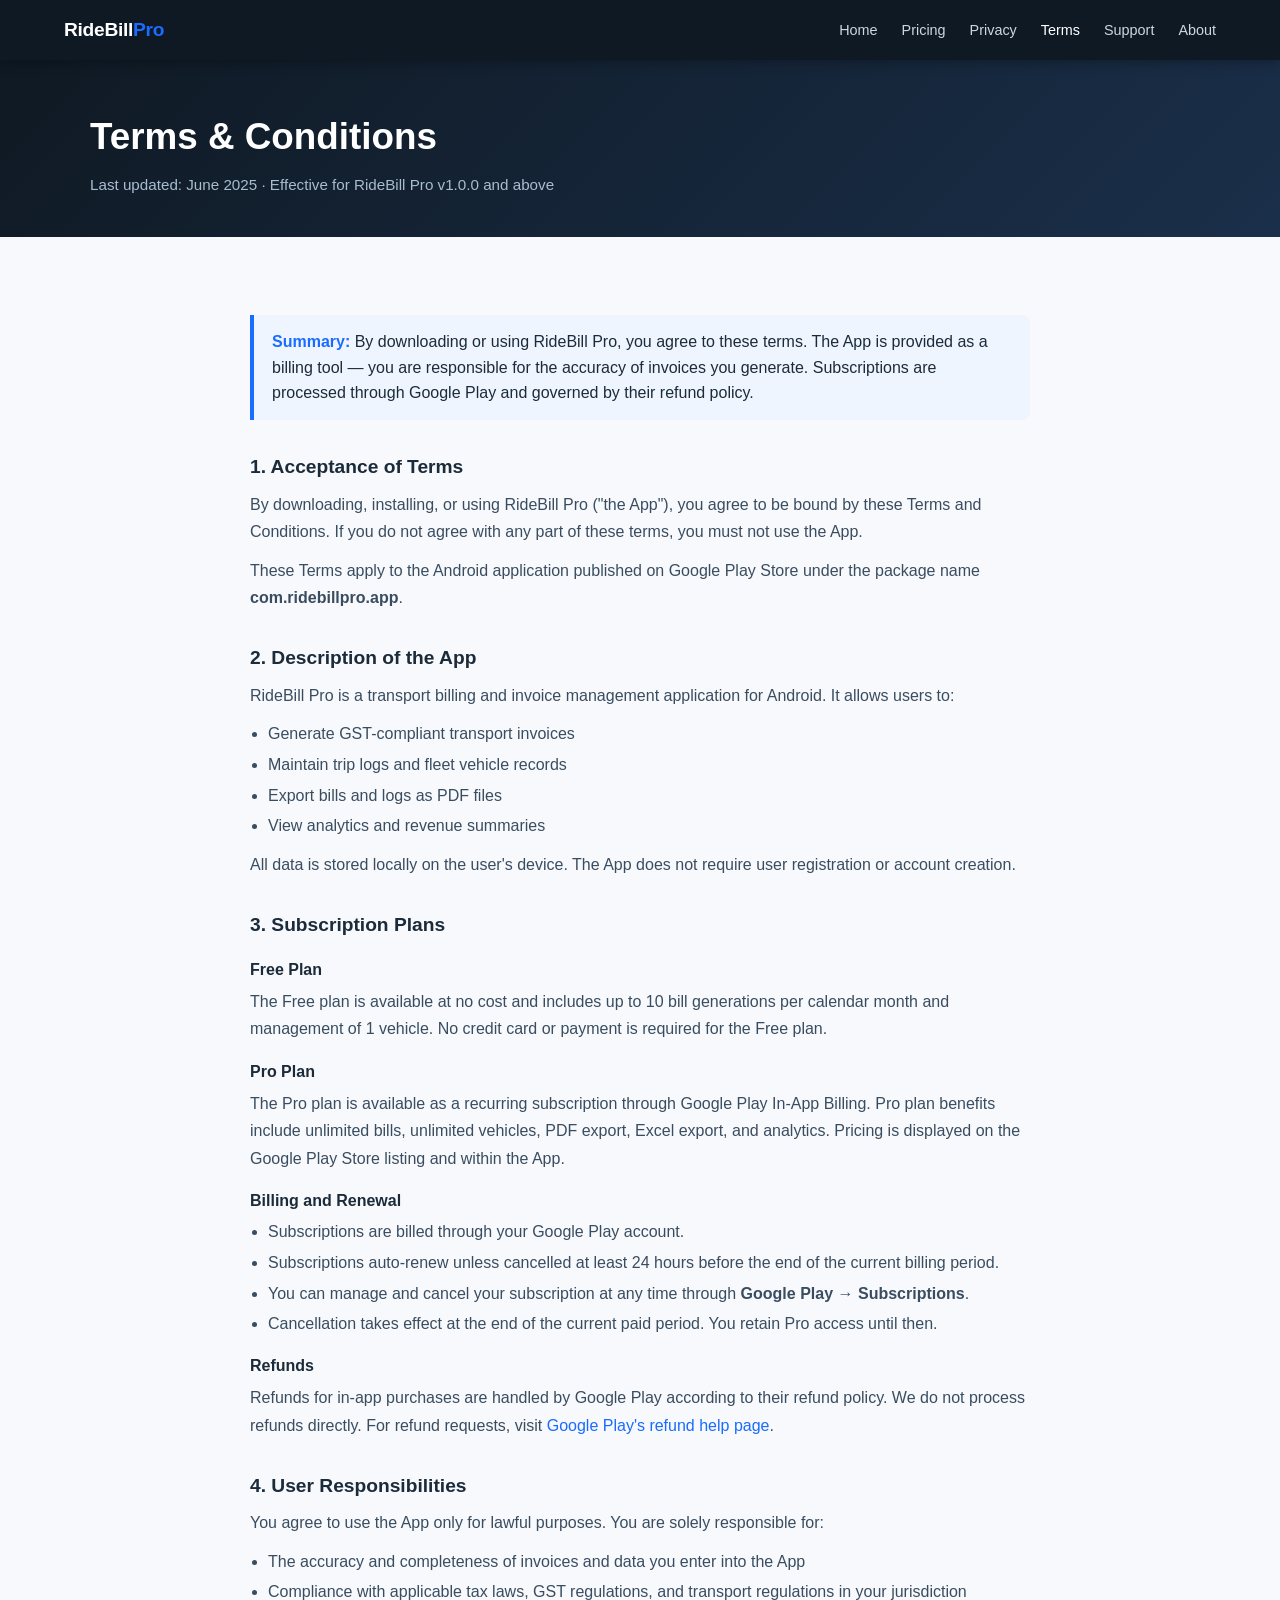
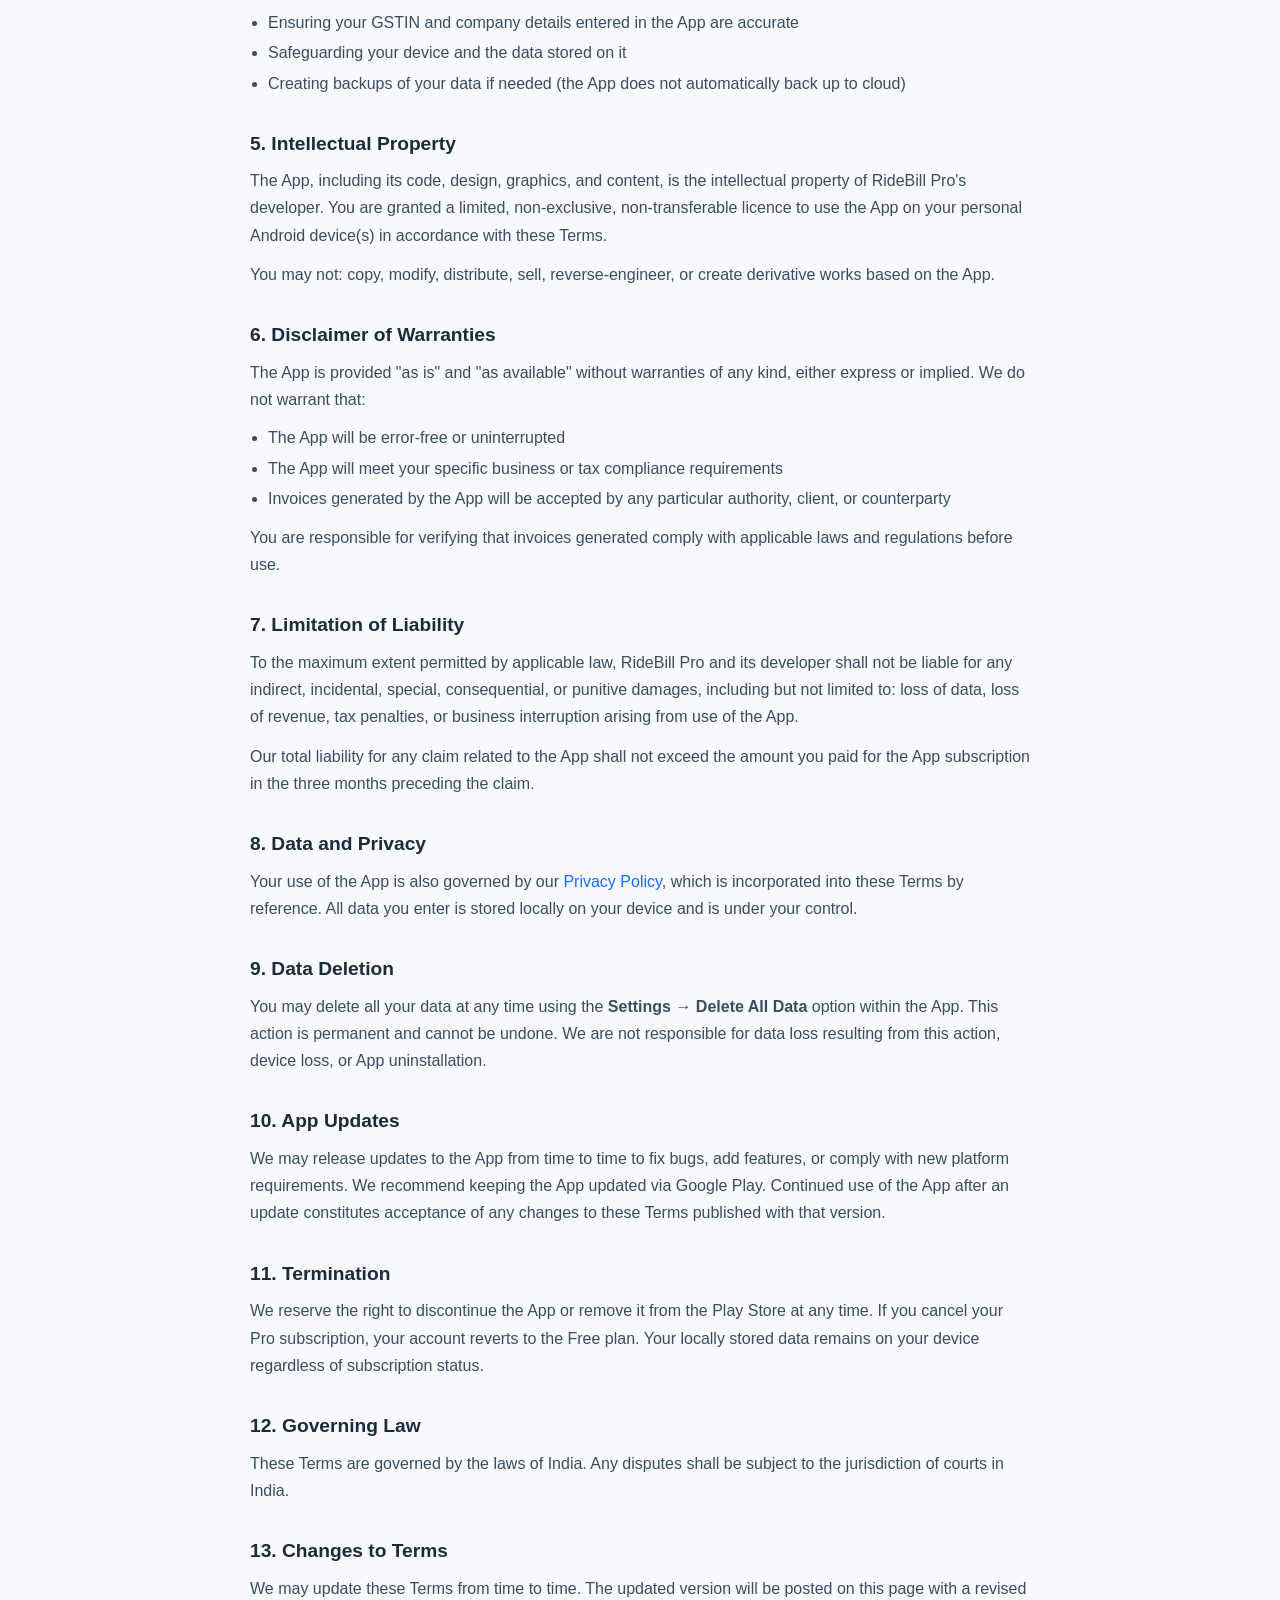
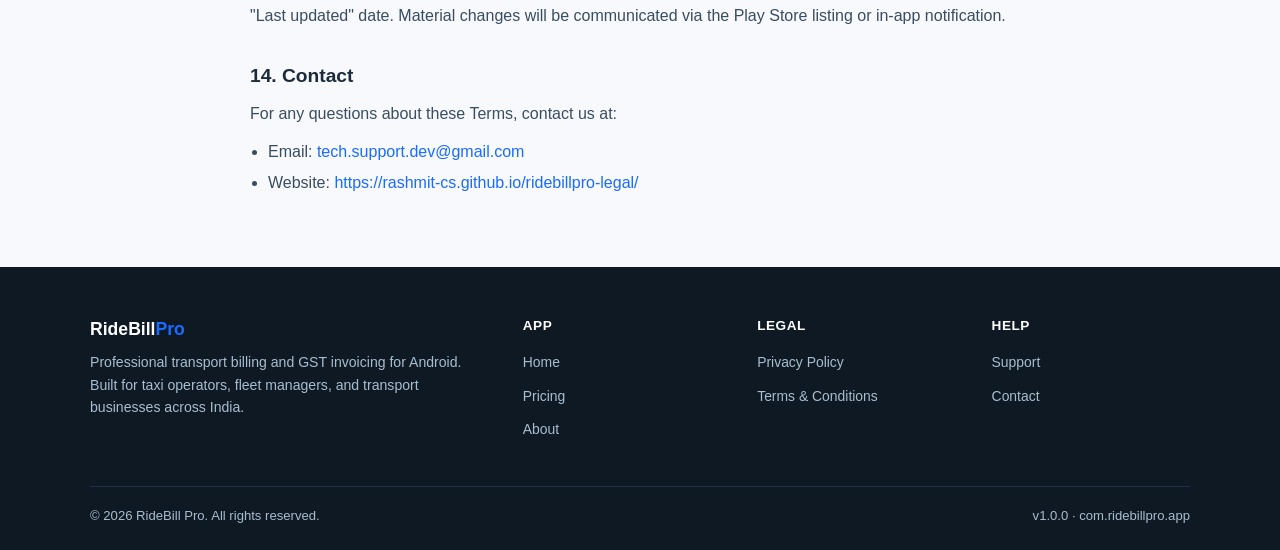
<file: terms.html>
<!DOCTYPE html>
<html lang="en">
<head>
  <meta charset="UTF-8" />
  <meta name="theme-color" content="#0f1923" />
  <meta name="viewport" content="width=device-width, initial-scale=1.0" />
  <title>Terms &amp; Conditions – RideBill Pro</title>
  <meta name="description" content="Terms and Conditions for RideBill Pro Android application. Read our usage terms, subscription policy, and disclaimer." />
  <link rel="canonical" href="https://rashmit-cs.github.io/ridebillpro-legal/terms.html" />
  <link rel="stylesheet" href="styles.css" />
</head>
<body>

<nav>
  <a href="index.html" class="nav-logo">RideBill<span>Pro</span></a>
  <button class="hamburger" aria-label="Menu" onclick="document.querySelector('.nav-links').classList.toggle('open')">☰</button>
  <ul class="nav-links">
    <li><a href="index.html">Home</a></li>
    <li><a href="pricing.html">Pricing</a></li>
    <li><a href="privacy.html">Privacy</a></li>
    <li><a href="terms.html" class="active">Terms</a></li>
    <li><a href="support.html">Support</a></li>
    <li><a href="about.html">About</a></li>
  </ul>
</nav>

<div class="page-header">
  <div class="container">
    <h1>Terms &amp; Conditions</h1>
    <p>Last updated: June 2025 · Effective for RideBill Pro v1.0.0 and above</p>
  </div>
</div>

<section>
  <div class="legal-content">

    <div class="highlight-box">
      <strong>Summary:</strong> By downloading or using RideBill Pro, you agree to these terms. The App is provided as a billing tool — you are responsible for the accuracy of invoices you generate. Subscriptions are processed through Google Play and governed by their refund policy.
    </div>

    <h2>1. Acceptance of Terms</h2>
    <p>By downloading, installing, or using RideBill Pro ("the App"), you agree to be bound by these Terms and Conditions. If you do not agree with any part of these terms, you must not use the App.</p>
    <p>These Terms apply to the Android application published on Google Play Store under the package name <strong>com.ridebillpro.app</strong>.</p>

    <h2>2. Description of the App</h2>
    <p>RideBill Pro is a transport billing and invoice management application for Android. It allows users to:</p>
    <ul>
      <li>Generate GST-compliant transport invoices</li>
      <li>Maintain trip logs and fleet vehicle records</li>
      <li>Export bills and logs as PDF files</li>
      <li>View analytics and revenue summaries</li>
    </ul>
    <p>All data is stored locally on the user's device. The App does not require user registration or account creation.</p>

    <h2>3. Subscription Plans</h2>
    <h3>Free Plan</h3>
    <p>The Free plan is available at no cost and includes up to 10 bill generations per calendar month and management of 1 vehicle. No credit card or payment is required for the Free plan.</p>

    <h3>Pro Plan</h3>
    <p>The Pro plan is available as a recurring subscription through Google Play In-App Billing. Pro plan benefits include unlimited bills, unlimited vehicles, PDF export, Excel export, and analytics. Pricing is displayed on the Google Play Store listing and within the App.</p>

    <h3>Billing and Renewal</h3>
    <ul>
      <li>Subscriptions are billed through your Google Play account.</li>
      <li>Subscriptions auto-renew unless cancelled at least 24 hours before the end of the current billing period.</li>
      <li>You can manage and cancel your subscription at any time through <strong>Google Play → Subscriptions</strong>.</li>
      <li>Cancellation takes effect at the end of the current paid period. You retain Pro access until then.</li>
    </ul>

    <h3>Refunds</h3>
    <p>Refunds for in-app purchases are handled by Google Play according to their refund policy. We do not process refunds directly. For refund requests, visit <a href="https://support.google.com/googleplay/answer/2479637" target="_blank" rel="noopener">Google Play's refund help page</a>.</p>

    <h2>4. User Responsibilities</h2>
    <p>You agree to use the App only for lawful purposes. You are solely responsible for:</p>
    <ul>
      <li>The accuracy and completeness of invoices and data you enter into the App</li>
      <li>Compliance with applicable tax laws, GST regulations, and transport regulations in your jurisdiction</li>
      <li>Ensuring your GSTIN and company details entered in the App are accurate</li>
      <li>Safeguarding your device and the data stored on it</li>
      <li>Creating backups of your data if needed (the App does not automatically back up to cloud)</li>
    </ul>

    <h2>5. Intellectual Property</h2>
    <p>The App, including its code, design, graphics, and content, is the intellectual property of RideBill Pro's developer. You are granted a limited, non-exclusive, non-transferable licence to use the App on your personal Android device(s) in accordance with these Terms.</p>
    <p>You may not: copy, modify, distribute, sell, reverse-engineer, or create derivative works based on the App.</p>

    <h2>6. Disclaimer of Warranties</h2>
    <p>The App is provided "as is" and "as available" without warranties of any kind, either express or implied. We do not warrant that:</p>
    <ul>
      <li>The App will be error-free or uninterrupted</li>
      <li>The App will meet your specific business or tax compliance requirements</li>
      <li>Invoices generated by the App will be accepted by any particular authority, client, or counterparty</li>
    </ul>
    <p>You are responsible for verifying that invoices generated comply with applicable laws and regulations before use.</p>

    <h2>7. Limitation of Liability</h2>
    <p>To the maximum extent permitted by applicable law, RideBill Pro and its developer shall not be liable for any indirect, incidental, special, consequential, or punitive damages, including but not limited to: loss of data, loss of revenue, tax penalties, or business interruption arising from use of the App.</p>
    <p>Our total liability for any claim related to the App shall not exceed the amount you paid for the App subscription in the three months preceding the claim.</p>

    <h2>8. Data and Privacy</h2>
    <p>Your use of the App is also governed by our <a href="privacy.html">Privacy Policy</a>, which is incorporated into these Terms by reference. All data you enter is stored locally on your device and is under your control.</p>

    <h2>9. Data Deletion</h2>
    <p>You may delete all your data at any time using the <strong>Settings → Delete All Data</strong> option within the App. This action is permanent and cannot be undone. We are not responsible for data loss resulting from this action, device loss, or App uninstallation.</p>

    <h2>10. App Updates</h2>
    <p>We may release updates to the App from time to time to fix bugs, add features, or comply with new platform requirements. We recommend keeping the App updated via Google Play. Continued use of the App after an update constitutes acceptance of any changes to these Terms published with that version.</p>

    <h2>11. Termination</h2>
    <p>We reserve the right to discontinue the App or remove it from the Play Store at any time. If you cancel your Pro subscription, your account reverts to the Free plan. Your locally stored data remains on your device regardless of subscription status.</p>

    <h2>12. Governing Law</h2>
    <p>These Terms are governed by the laws of India. Any disputes shall be subject to the jurisdiction of courts in India.</p>

    <h2>13. Changes to Terms</h2>
    <p>We may update these Terms from time to time. The updated version will be posted on this page with a revised "Last updated" date. Material changes will be communicated via the Play Store listing or in-app notification.</p>

    <h2>14. Contact</h2>
    <p>For any questions about these Terms, contact us at:</p>
    <ul>
      <li>Email: <a href="mailto:tech.support.dev@gmail.com">tech.support.dev@gmail.com</a></li>
      <li>Website: <a href="https://rashmit-cs.github.io/ridebillpro-legal/">https://rashmit-cs.github.io/ridebillpro-legal/</a></li>
    </ul>

  </div>
</section>

<footer>
  <div class="footer-grid">
    <div class="footer-brand">
      <h3>RideBill<span>Pro</span></h3>
      <p>Professional transport billing and GST invoicing for Android. Built for taxi operators, fleet managers, and transport businesses across India.</p>
    </div>
    <div class="footer-col">
      <h4>App</h4>
      <ul>
        <li><a href="index.html">Home</a></li>
        <li><a href="pricing.html">Pricing</a></li>
        <li><a href="about.html">About</a></li>
      </ul>
    </div>
    <div class="footer-col">
      <h4>Legal</h4>
      <ul>
        <li><a href="privacy.html">Privacy Policy</a></li>
        <li><a href="terms.html">Terms &amp; Conditions</a></li>
      </ul>
    </div>
    <div class="footer-col">
      <h4>Help</h4>
      <ul>
        <li><a href="support.html">Support</a></li>
        <li><a href="contact.html">Contact</a></li>
      </ul>
    </div>
  </div>
  <div class="footer-bottom">
    <span>© 2026 RideBill Pro. All rights reserved.</span>
    <span>v1.0.0 · com.ridebillpro.app</span>
  </div>
</footer>


<script>
  // Close mobile nav when clicking a link
  document.querySelectorAll('.nav-links a').forEach(function(link) {
    link.addEventListener('click', function() {
      document.querySelector('.nav-links').classList.remove('open');
    });
  });
  // Close nav when clicking outside
  document.addEventListener('click', function(e) {
    var nav = document.querySelector('.nav-links');
    var btn = document.querySelector('.hamburger');
    if (nav && nav.classList.contains('open') && !nav.contains(e.target) && e.target !== btn) {
      nav.classList.remove('open');
    }
  });
</script>

</body>
</html>
</file>
<file: styles.css>
/* ── RideBill Pro – Global Styles ── */
:root {
  --primary: #1a6bff;
  --primary-dark: #1250cc;
  --accent: #ff6b00;
  --dark: #0f1923;
  --text: #1c2b3a;
  --muted: #6b7d8f;
  --border: #e4eaf0;
  --bg: #f7f9fc;
  --card: #ffffff;
  --success: #18b06a;
  --radius: 12px;
  --shadow: 0 2px 16px rgba(0,0,0,0.08);
}

* { box-sizing: border-box; margin: 0; padding: 0; }

html { scroll-behavior: smooth; }

body {
  font-family: -apple-system, BlinkMacSystemFont, 'Segoe UI', Roboto, sans-serif;
  color: var(--text);
  background: var(--bg);
  line-height: 1.6;
  overflow-x: hidden;
}

img { max-width: 100%; display: block; }
a { color: var(--primary); text-decoration: none; }
a:hover { text-decoration: underline; }

/* ────────────── NAV ────────────── */
nav {
  background: var(--dark);
  position: sticky; top: 0; z-index: 200;
  display: flex; align-items: center; justify-content: space-between;
  padding: 0 5%;
  height: 60px;
  box-shadow: 0 2px 12px rgba(0,0,0,0.3);
}
.nav-logo { color: #fff; font-size: 1.2rem; font-weight: 700; letter-spacing: -0.3px; flex-shrink: 0; }
.nav-logo span { color: var(--primary); }

.nav-links {
  display: flex;
  gap: 24px;
  list-style: none;
  align-items: center;
}
.nav-links a { color: #cdd7e3; font-size: 0.9rem; transition: color 0.2s; white-space: nowrap; }
.nav-links a:hover,
.nav-links a.active { color: #fff; text-decoration: none; }

.hamburger {
  display: none;
  background: none;
  border: none;
  cursor: pointer;
  color: #fff;
  font-size: 1.5rem;
  padding: 4px 8px;
  line-height: 1;
  flex-shrink: 0;
}

/* Mobile nav drawer */
@media (max-width: 768px) {
  .hamburger { display: block; }
  .nav-links {
    display: none;
    flex-direction: column;
    align-items: flex-start;
    position: fixed;
    top: 60px; left: 0; right: 0;
    background: var(--dark);
    padding: 20px 5% 28px;
    gap: 0;
    box-shadow: 0 8px 24px rgba(0,0,0,0.4);
    border-top: 1px solid #1f3248;
  }
  .nav-links.open { display: flex; }
  .nav-links li { width: 100%; }
  .nav-links a {
    display: block;
    padding: 13px 0;
    font-size: 1rem;
    border-bottom: 1px solid #1f3248;
  }
  .nav-links li:last-child a { border-bottom: none; }
}

/* ────────────── HERO ────────────── */
.hero {
  background: linear-gradient(135deg, var(--dark) 0%, #1a2f4a 100%);
  color: #fff;
  padding: 72px 5% 60px;
  text-align: center;
}
.hero h1 {
  font-size: clamp(1.8rem, 5vw, 3rem);
  font-weight: 800;
  line-height: 1.2;
  margin-bottom: 16px;
}
.hero h1 span { color: var(--primary); }
.hero p {
  font-size: clamp(0.95rem, 2.5vw, 1.1rem);
  color: #a8bdd0;
  max-width: 560px;
  margin: 0 auto 28px;
}
.hero-btns { display: flex; flex-wrap: wrap; gap: 12px; justify-content: center; }

/* ────────────── BUTTONS ────────────── */
.btn {
  display: inline-block;
  padding: 13px 28px;
  border-radius: 8px;
  font-weight: 700;
  font-size: 0.97rem;
  transition: all 0.2s;
  cursor: pointer;
  border: none;
  text-align: center;
  white-space: nowrap;
}
.btn-primary { background: var(--primary); color: #fff; }
.btn-primary:hover { background: var(--primary-dark); text-decoration: none; color: #fff; }
.btn-outline { background: transparent; color: #fff; border: 2px solid rgba(255,255,255,0.4); }
.btn-outline:hover { border-color: #fff; text-decoration: none; color: #fff; }
.btn-accent { background: var(--accent); color: #fff; }
.btn-accent:hover { background: #e05e00; text-decoration: none; color: #fff; }
.btn-block { display: block; width: 100%; }

/* ────────────── SECTIONS ────────────── */
section { padding: 60px 5%; }
.section-label {
  font-size: 0.75rem;
  font-weight: 700;
  text-transform: uppercase;
  letter-spacing: 1.5px;
  color: var(--primary);
  margin-bottom: 8px;
}
.section-title {
  font-size: clamp(1.4rem, 3vw, 2.1rem);
  font-weight: 800;
  margin-bottom: 10px;
  line-height: 1.25;
}
.section-sub {
  color: var(--muted);
  font-size: 1rem;
  max-width: 520px;
  margin-bottom: 36px;
  line-height: 1.65;
}
.container { max-width: 1100px; margin: 0 auto; }

/* ────────────── CARDS (generic) ────────────── */
.card {
  background: var(--card);
  border-radius: var(--radius);
  box-shadow: var(--shadow);
  padding: 24px;
  border: 1px solid var(--border);
}

/* ────────────── FEATURE GRID ────────────── */
.features-grid {
  display: grid;
  grid-template-columns: repeat(auto-fit, minmax(240px, 1fr));
  gap: 16px;
  margin-top: 36px;
}
.feature-card {
  background: var(--card);
  border-radius: var(--radius);
  padding: 24px;
  border: 1px solid var(--border);
  transition: box-shadow 0.2s, transform 0.2s;
}
.feature-card:hover { box-shadow: 0 8px 32px rgba(26,107,255,0.12); transform: translateY(-2px); }
.feature-icon { font-size: 1.9rem; margin-bottom: 12px; }
.feature-card h3 { font-size: 1rem; font-weight: 700; margin-bottom: 6px; }
.feature-card p { color: var(--muted); font-size: 0.9rem; line-height: 1.55; }

/* ────────────── PRICING ────────────── */
.pricing-grid {
  display: grid;
  grid-template-columns: repeat(auto-fit, minmax(260px, 1fr));
  gap: 24px;
  margin-top: 36px;
}
.pricing-card {
  background: var(--card);
  border-radius: var(--radius);
  padding: 28px 24px;
  border: 2px solid var(--border);
  text-align: center;
}
.pricing-card.featured {
  border-color: var(--primary);
  position: relative;
  box-shadow: 0 8px 32px rgba(26,107,255,0.15);
}
.pricing-badge {
  position: absolute;
  top: -14px; left: 50%; transform: translateX(-50%);
  background: var(--primary);
  color: #fff;
  font-size: 0.75rem;
  font-weight: 700;
  padding: 4px 16px;
  border-radius: 20px;
  letter-spacing: 0.5px;
  white-space: nowrap;
}
.pricing-name { font-size: 0.9rem; font-weight: 700; color: var(--muted); text-transform: uppercase; letter-spacing: 1px; margin-bottom: 10px; }
.pricing-price { font-size: 2.6rem; font-weight: 800; line-height: 1; }
.pricing-price sup { font-size: 1.1rem; font-weight: 700; vertical-align: top; margin-top: 5px; }
.pricing-period { color: var(--muted); font-size: 0.85rem; margin-bottom: 22px; }
.pricing-features { list-style: none; text-align: left; margin-bottom: 24px; }
.pricing-features li {
  padding: 8px 0;
  font-size: 0.9rem;
  border-bottom: 1px solid var(--border);
  display: flex; align-items: center; gap: 8px;
}
.pricing-features li:last-child { border-bottom: none; }
.check { color: var(--success); font-weight: 700; }
.cross { color: #ccc; }

/* ────────────── LEGAL PAGES ────────────── */
.legal-content { max-width: 780px; margin: 0 auto; }
.legal-content h2 {
  font-size: 1.2rem;
  font-weight: 700;
  margin: 28px 0 8px;
  color: var(--text);
  padding-top: 4px;
}
.legal-content h3 { font-size: 1rem; font-weight: 700; margin: 16px 0 6px; color: var(--text); }
.legal-content p { margin-bottom: 12px; color: #3a4d60; line-height: 1.7; }
.legal-content ul { margin: 6px 0 12px 18px; }
.legal-content ul li { margin-bottom: 5px; color: #3a4d60; line-height: 1.6; }
.legal-content .highlight-box {
  background: #eef5ff;
  border-left: 4px solid var(--primary);
  padding: 14px 18px;
  border-radius: 0 8px 8px 0;
  margin: 18px 0;
}
.legal-content .highlight-box strong { color: var(--primary); }

/* ────────────── TRUST BADGES ────────────── */
.trust-row {
  display: flex;
  flex-wrap: wrap;
  gap: 12px;
  margin: 28px 0;
}
.trust-badge {
  display: flex; align-items: center; gap: 8px;
  background: #f0f9f4;
  border: 1px solid #b8e8cf;
  border-radius: 8px;
  padding: 9px 14px;
  font-size: 0.88rem;
  font-weight: 600;
  color: #18703f;
}
.trust-badge .icon { font-size: 1.1rem; flex-shrink: 0; }

/* ────────────── STATS ROW (homepage) ────────────── */
.stats-row {
  display: grid;
  grid-template-columns: repeat(4, 1fr);
  gap: 16px;
  margin-top: 48px;
}
.stat { text-align: center; }
.stat strong { display: block; font-size: 1.8rem; font-weight: 800; color: var(--primary); }
.stat span { font-size: 0.85rem; color: #a8bdd0; }

/* ────────────── WHO GRID (homepage) ────────────── */
.who-grid {
  display: grid;
  grid-template-columns: repeat(auto-fit, minmax(170px, 1fr));
  gap: 12px;
  margin-top: 28px;
}
.who-item {
  background: var(--card);
  border-radius: 10px;
  padding: 16px;
  border: 1px solid var(--border);
  display: flex; align-items: center; gap: 10px;
  font-weight: 600; font-size: 0.9rem;
}
.who-item .icon { font-size: 1.5rem; flex-shrink: 0; }

/* ────────────── CTA BLOCK ────────────── */
.cta-section {
  background: linear-gradient(135deg, var(--primary) 0%, #0e4fcc 100%);
  color: #fff;
  border-radius: var(--radius);
  padding: 48px 32px;
  text-align: center;
}
.cta-section h2 { font-size: clamp(1.3rem, 3vw, 1.8rem); font-weight: 800; margin-bottom: 10px; }
.cta-section p { opacity: 0.85; margin-bottom: 24px; font-size: 0.97rem; }

/* ────────────── COMPARE TABLE (pricing) ────────────── */
.compare-table { width: 100%; border-collapse: collapse; margin-top: 36px; background: var(--card); border-radius: var(--radius); overflow: hidden; box-shadow: var(--shadow); }
.compare-table th { background: var(--dark); color: #fff; padding: 13px 16px; text-align: left; font-size: 0.9rem; }
.compare-table th:not(:first-child) { text-align: center; }
.compare-table td { padding: 12px 16px; border-bottom: 1px solid var(--border); font-size: 0.9rem; }
.compare-table td:not(:first-child) { text-align: center; }
.compare-table tr:last-child td { border-bottom: none; }
.compare-table tr:hover td { background: #f7f9fc; }
.pro-col { background: #f0f5ff; }
.check-yes { color: var(--success); font-size: 1.05rem; font-weight: 700; }
.check-no { color: #ccc; font-size: 1.05rem; }
.pro-highlight { color: var(--primary); font-weight: 700; }

/* ────────────── SUPPORT / CONTACT ────────────── */
.support-grid {
  display: grid;
  grid-template-columns: repeat(auto-fit, minmax(220px, 1fr));
  gap: 16px;
  margin-top: 28px;
}
.support-card {
  background: var(--card);
  border-radius: var(--radius);
  padding: 24px;
  border: 1px solid var(--border);
  text-align: center;
}
.support-card .icon { font-size: 2rem; margin-bottom: 12px; }
.support-card h3 { font-size: 0.97rem; font-weight: 700; margin-bottom: 6px; }
.support-card p { color: var(--muted); font-size: 0.88rem; margin-bottom: 12px; line-height: 1.5; }
.support-card a.link { font-weight: 600; color: var(--primary); font-size: 0.9rem; }

/* ────────────── FAQ ACCORDION ────────────── */
.faq-list { margin-top: 28px; }
.faq-item { background: var(--card); border: 1px solid var(--border); border-radius: var(--radius); margin-bottom: 10px; overflow: hidden; }
.faq-q { padding: 16px 18px; font-weight: 600; cursor: pointer; display: flex; justify-content: space-between; align-items: center; user-select: none; font-size: 0.95rem; gap: 12px; }
.faq-q:hover { background: #f5f8ff; }
.faq-a { padding: 0 18px 16px; color: var(--muted); font-size: 0.92rem; display: none; line-height: 1.65; }
.faq-item.open .faq-a { display: block; }
.faq-item.open .faq-q { color: var(--primary); }
.faq-arrow { font-size: 0.85rem; color: var(--muted); transition: transform 0.2s; flex-shrink: 0; }
.faq-item.open .faq-arrow { transform: rotate(180deg); color: var(--primary); }

/* ────────────── PAGE HEADER ────────────── */
.page-header {
  background: linear-gradient(135deg, var(--dark) 0%, #1a2f4a 100%);
  color: #fff;
  padding: 48px 5% 40px;
}
.page-header h1 { font-size: clamp(1.5rem, 4vw, 2.3rem); font-weight: 800; margin-bottom: 6px; }
.page-header p { color: #a8bdd0; font-size: 0.95rem; }

/* ────────────── ABOUT TABLE ────────────── */
.about-table { width: 100%; border-collapse: collapse; margin-top: 14px; }
.about-table tr { border-bottom: 1px solid var(--border); }
.about-table tr:last-child { border-bottom: none; }
.about-table td { padding: 11px 0; font-size: 0.93rem; vertical-align: top; }
.about-table td:first-child { font-weight: 600; width: 40%; padding-right: 12px; }
.about-table td:last-child { color: var(--muted); }

/* ────────────── FOOTER ────────────── */
footer {
  background: var(--dark);
  color: #a8bdd0;
  padding: 48px 5% 24px;
}
.footer-grid {
  display: grid;
  grid-template-columns: 2fr 1fr 1fr 1fr;
  gap: 36px;
  max-width: 1100px;
  margin: 0 auto 36px;
}
.footer-brand h3 { color: #fff; font-size: 1.1rem; margin-bottom: 8px; }
.footer-brand h3 span { color: var(--primary); }
.footer-brand p { font-size: 0.88rem; line-height: 1.6; }
.footer-col h4 { color: #fff; font-size: 0.85rem; font-weight: 700; margin-bottom: 12px; text-transform: uppercase; letter-spacing: 0.5px; }
.footer-col ul { list-style: none; }
.footer-col ul li { margin-bottom: 8px; }
.footer-col ul li a { color: #a8bdd0; font-size: 0.87rem; transition: color 0.2s; }
.footer-col ul li a:hover { color: #fff; text-decoration: none; }
.footer-bottom {
  border-top: 1px solid #1f3248;
  padding-top: 18px;
  display: flex;
  justify-content: space-between;
  align-items: center;
  flex-wrap: wrap;
  gap: 8px;
  max-width: 1100px;
  margin: 0 auto;
  font-size: 0.82rem;
}

/* ════════════════════════════════════════
   RESPONSIVE – TABLET  (max 768px)
════════════════════════════════════════ */
@media (max-width: 768px) {
  section { padding: 44px 5%; }

  /* Hero */
  .hero { padding: 48px 5% 44px; }
  .hero-btns { flex-direction: column; align-items: center; }
  .hero-btns .btn { width: 100%; max-width: 320px; }

  /* Stats */
  .stats-row { grid-template-columns: repeat(2, 1fr); gap: 20px; margin-top: 36px; }

  /* Grids */
  .features-grid { grid-template-columns: 1fr 1fr; }
  .who-grid { grid-template-columns: 1fr 1fr; }
  .pricing-grid { grid-template-columns: 1fr; max-width: 400px; margin-left: auto; margin-right: auto; }

  /* CTA */
  .cta-section { padding: 36px 20px; }

  /* Footer */
  .footer-grid { grid-template-columns: 1fr 1fr; gap: 28px; }

  /* Compare table — allow horizontal scroll on small screens */
  .table-wrap { overflow-x: auto; -webkit-overflow-scrolling: touch; }
  .compare-table { min-width: 480px; }

  /* Support contact row on About page */
  .contact-row { flex-direction: column !important; }
}

/* ════════════════════════════════════════
   RESPONSIVE – MOBILE  (max 480px)
════════════════════════════════════════ */
@media (max-width: 480px) {
  /* Nav */
  .nav-logo { font-size: 1.05rem; }

  /* Hero */
  .hero { padding: 40px 4% 36px; }
  .hero h1 { font-size: 1.65rem; }

  /* Grids → single column */
  .features-grid { grid-template-columns: 1fr; }
  .who-grid { grid-template-columns: 1fr; }
  .support-grid { grid-template-columns: 1fr; }
  .stats-row { grid-template-columns: repeat(2, 1fr); }

  /* Trust badges — stack */
  .trust-row { flex-direction: column; }
  .trust-badge { width: 100%; }

  /* Pricing */
  .pricing-card { padding: 24px 18px; }
  .pricing-grid { max-width: 100%; }

  /* Legal content */
  .legal-content h2 { font-size: 1.1rem; }
  .legal-content ul { margin-left: 14px; }

  /* CTA */
  .cta-section { padding: 28px 16px; border-radius: 10px; }
  .cta-section .btn { width: 100%; max-width: 280px; }

  /* Footer */
  .footer-grid { grid-template-columns: 1fr; gap: 24px; }
  .footer-bottom { flex-direction: column; text-align: center; gap: 6px; }

  /* Section padding */
  section { padding: 36px 4%; }

  /* Page header */
  .page-header { padding: 36px 4% 30px; }
  .page-header h1 { font-size: 1.4rem; }

  /* About table */
  .about-table td:first-child { width: 45%; font-size: 0.87rem; }
  .about-table td:last-child { font-size: 0.87rem; }

  /* FAQ */
  .faq-q { font-size: 0.9rem; padding: 14px 14px; }
  .faq-a { padding: 0 14px 14px; font-size: 0.88rem; }
}
</file>
